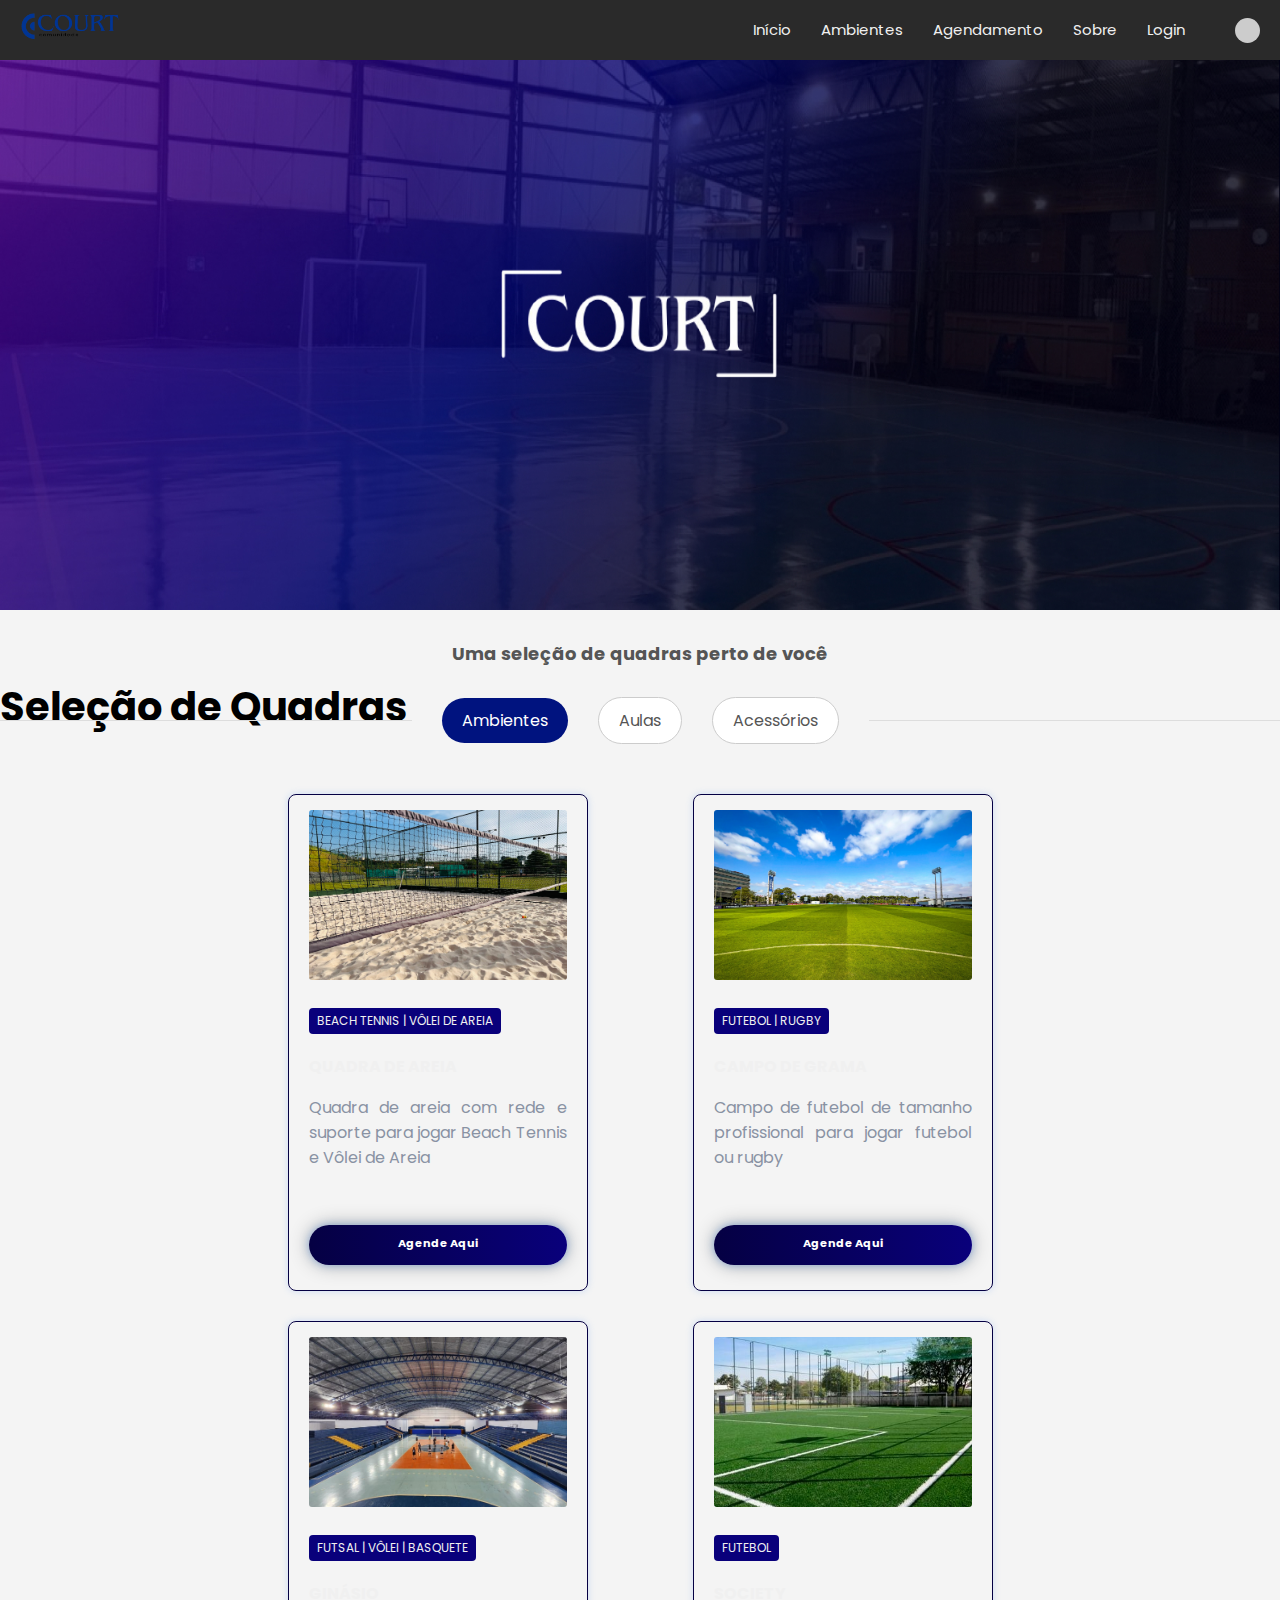
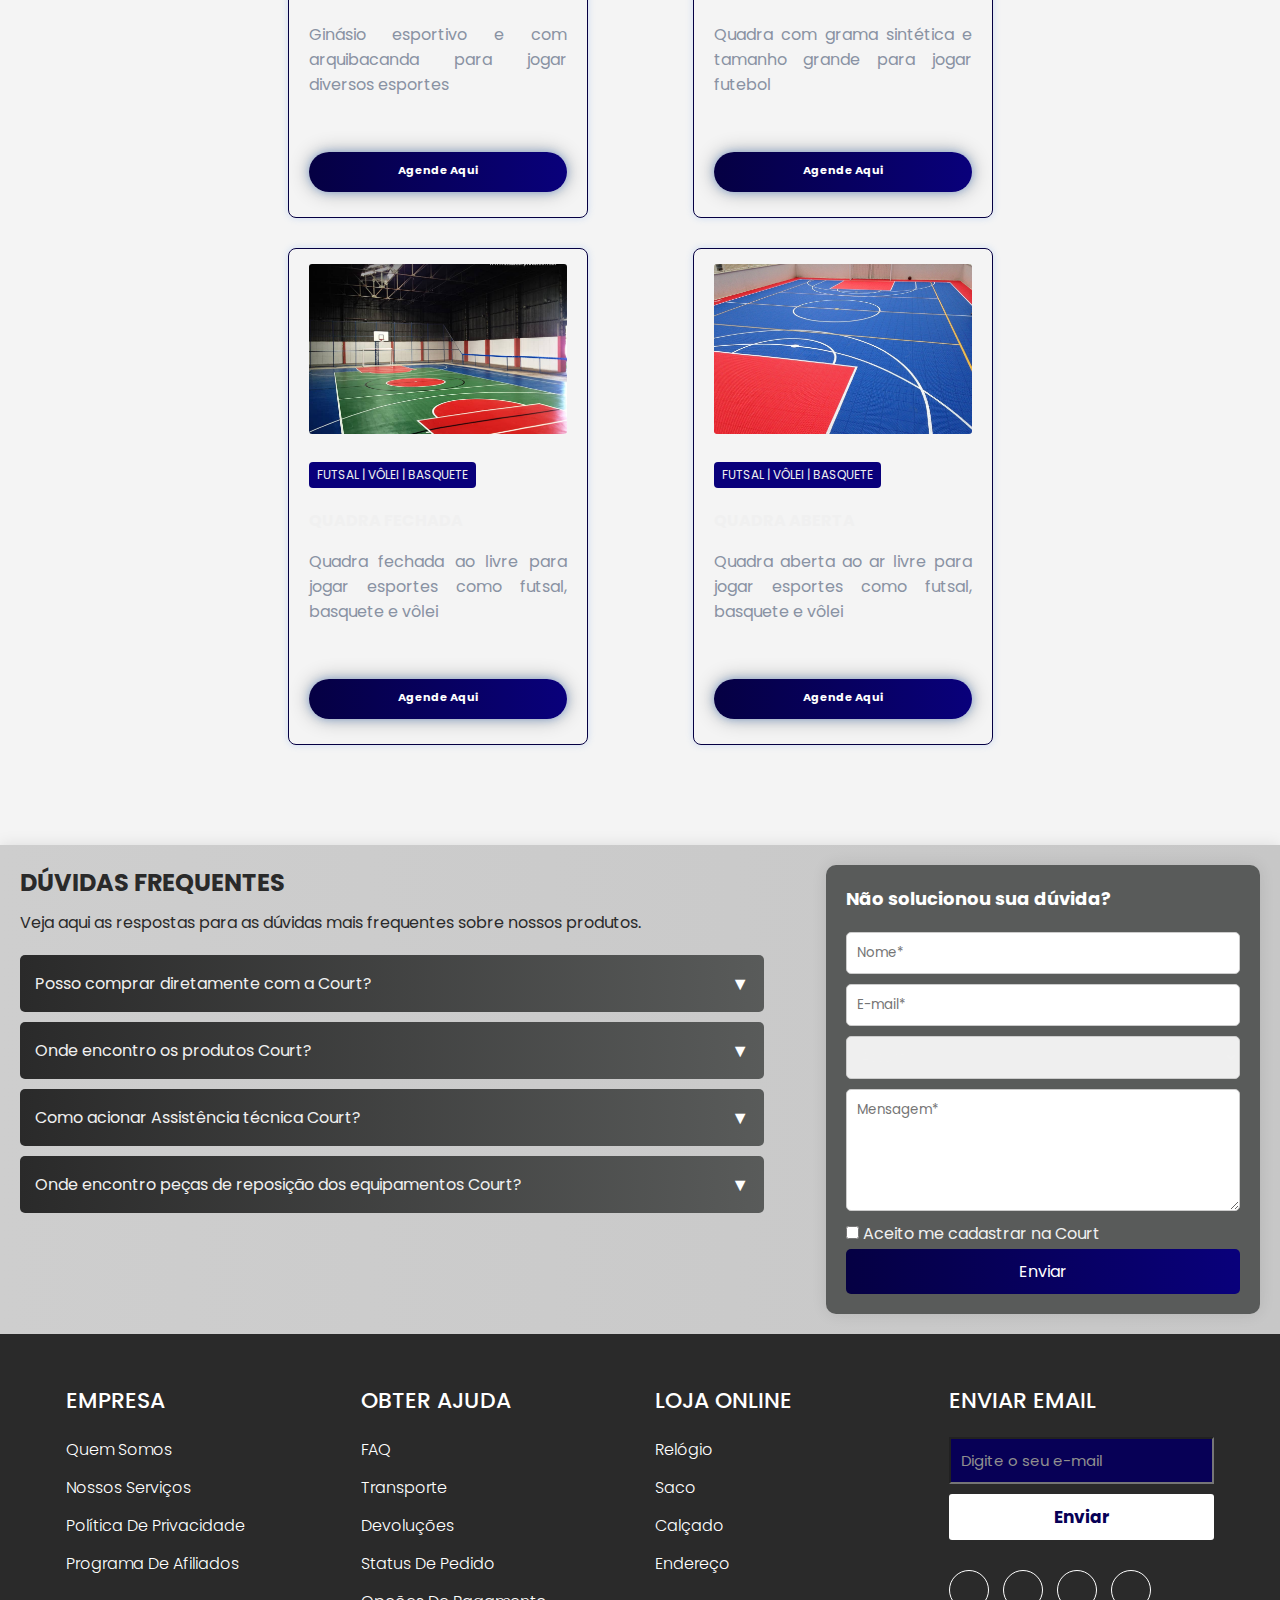
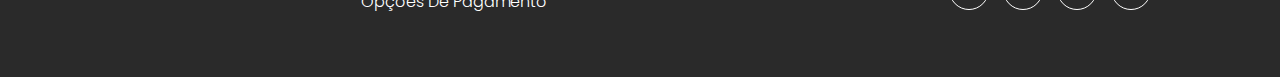
<file: Court/src/main/resources/static/index.html>
<!DOCTYPE html>
<html lang="en">
<head>
    <meta charset="UTF-8">
    <link rel="stylesheet" href="css/nav.css">
    <link rel="stylesheet" href="css/segunda.css">
    <link rel="stylesheet" href="css/projects.css">
    <link rel="stylesheet" href="css/rodape.css">
    <link rel="stylesheet" href="css/duvidas.css">
    <link rel="stylesheet" href="css/flutuante.css">
    <script src="js/opcao.js"></script>
    <meta name="viewport" content="width=device-width, initial-scale=1.0">
     <title>Início</title>
</head>
<body>
    <nav>
        <div class="logo">
            <img src="images/Logo-removebg-preview.png" alt="">
        </div>
        <div class="menu">
            <ul class="menu">
                <li><a href="index.html">Início</a></li>
                <li><a href="#espaços">Ambientes</a></li>
                <li><a href="agendamento.html">Agendamento</a></li>
                <li><a href="sobre.html">Sobre</a></li>
				<li><a href="login.html">Login</a></li>
            </ul>
            <div id="menu-circle" class="circle"></div>
            <!-- Menu flutuante -->
            <div id="floating-menu" class="floating-menu">
                <ul>
                    <li>
                        <a href="#">
                            <div class="menu-item">
                                <span class="icon">
                                    <svg xmlns="http://www.w3.org/2000/svg" width="16" height="16" fill="currentColor"
                                        class="bi bi-globe" viewBox="0 0 16 16">
                                        <path
                                            d="M0 8a8 8 0 1 1 16 0A8 8 0 0 1 0 8m7.5-6.923c-.67.204-1.335.82-1.887 1.855A8 8 0 0 0 5.145 4H7.5zM4.09 4a9.3 9.3 0 0 1 .64-1.539 7 7 0 0 1 .597-.933A7.03 7.03 0 0 0 2.255 4zm-.582 3.5c.03-.877.138-1.718.312-2.5H1.674a7 7 0 0 0-.656 2.5zM4.847 5a12.5 12.5 0 0 0-.338 2.5H7.5V5zM8.5 5v2.5h2.99a12.5 12.5 0 0 0-.337-2.5zM4.51 8.5a12.5 12.5 0 0 0 .337 2.5H7.5V8.5zm3.99 0V11h2.653c.187-.765.306-1.608.338-2.5zM5.145 12q.208.58.468 1.068c.552 1.035 1.218 1.65 1.887 1.855V12zm.182 2.472a7 7 0 0 1-.597-.933A9.3 9.3 0 0 1 4.09 12H2.255a7 7 0 0 0 3.072 2.472M3.82 11a13.7 13.7 0 0 1-.312-2.5h-2.49c.062.89.291 1.733.656 2.5zm6.853 3.472A7 7 0 0 0 13.745 12H11.91a9.3 9.3 0 0 1-.64 1.539 7 7 0 0 1-.597.933M8.5 12v2.923c.67-.204 1.335-.82 1.887-1.855q.26-.487.468-1.068zm3.68-1h2.146c.365-.767.594-1.61.656-2.5h-2.49a13.7 13.7 0 0 1-.312 2.5m2.802-3.5a7 7 0 0 0-.656-2.5H12.18c.174.782.282 1.623.312 2.5zM11.27 2.461c.247.464.462.98.64 1.539h1.835a7 7 0 0 0-3.072-2.472c.218.284.418.598.597.933M10.855 4a8 8 0 0 0-.468-1.068C9.835 1.897 9.17 1.282 8.5 1.077V4z" />
                                    </svg>
                                </span>
                                <span>Idioma</span>
                                <span class="arrow">
                                    <svg xmlns="http://www.w3.org/2000/svg" width="16" height="16" fill="currentColor"
                                        class="bi bi-chevron-right" viewBox="0 0 16 16">
                                        <path fill-rule="evenodd"
                                            d="M4.646 1.646a.5.5 0 0 1 .708 0l6 6a.5.5 0 0 1 0 .708l-6 6a.5.5 0 0 1-.708-.708L10.293 8 4.646 2.354a.5.5 0 0 1 0-.708" />
                                    </svg>
                                </span>
                            </div>
                        </a>
                    </li>
                    <li>
                        <a href="#">
                            <div class="menu-item">
                                <span class="icon">
                                    <svg xmlns="http://www.w3.org/2000/svg" width="16" height="16" fill="currentColor"
                                        class="bi bi-moon" viewBox="0 0 16 16">
                                        <path
                                            d="M6 .278a.77.77 0 0 1 .08.858 7.2 7.2 0 0 0-.878 3.46c0 4.021 3.278 7.277 7.318 7.277q.792-.001 1.533-.16a.79.79 0 0 1 .81.316.73.73 0 0 1-.031.893A8.35 8.35 0 0 1 8.344 16C3.734 16 0 12.286 0 7.71 0 4.266 2.114 1.312 5.124.06A.75.75 0 0 1 6 .278M4.858 1.311A7.27 7.27 0 0 0 1.025 7.71c0 4.02 3.279 7.276 7.319 7.276a7.32 7.32 0 0 0 5.205-2.162q-.506.063-1.029.063c-4.61 0-8.343-3.714-8.343-8.29 0-1.167.242-2.278.681-3.286" />
                                    </svg>
                                </span>
                                <span>Tema Escuro</span>
                                <span class="arrow">
                                    <svg xmlns="http://www.w3.org/2000/svg" width="26" height="26" fill="currentColor"
                                        class="bi bi-toggle-off" viewBox="0 0 16 16">
                                        <path
                                            d="M11 4a4 4 0 0 1 0 8H8a5 5 0 0 0 2-4 5 5 0 0 0-2-4zm-6 8a4 4 0 1 1 0-8 4 4 0 0 1 0 8M0 8a5 5 0 0 0 5 5h6a5 5 0 0 0 0-10H5a5 5 0 0 0-5 5" />
                                    </svg>
                                </span>
                            </div>
                        </a>
                    </li>
                    <li>
                        <a href="historico.html">
                            <div class="menu-item">
                                <span class="icon">
                                    <svg xmlns="http://www.w3.org/2000/svg" width="16" height="16" fill="currentColor"
                                        class="bi bi-clock-history" viewBox="0 0 16 16">
                                        <path
                                            d="M8.515 1.019A7 7 0 0 0 8 1V0a8 8 0 0 1 .589.022zm2.004.45a7 7 0 0 0-.985-.299l.219-.976q.576.129 1.126.342zm1.37.71a7 7 0 0 0-.439-.27l.493-.87a8 8 0 0 1 .979.654l-.615.789a7 7 0 0 0-.418-.302zm1.834 1.79a7 7 0 0 0-.653-.796l.724-.69q.406.429.747.91zm.744 1.352a7 7 0 0 0-.214-.468l.893-.45a8 8 0 0 1 .45 1.088l-.95.313a7 7 0 0 0-.179-.483m.53 2.507a7 7 0 0 0-.1-1.025l.985-.17q.1.58.116 1.17zm-.131 1.538q.05-.254.081-.51l.993.123a8 8 0 0 1-.23 1.155l-.964-.267q.069-.247.12-.501m-.952 2.379q.276-.436.486-.908l.914.405q-.24.54-.555 1.038zm-.964 1.205q.183-.183.35-.378l.758.653a8 8 0 0 1-.401.432z" />
                                        <path d="M8 1a7 7 0 1 0 4.95 11.95l.707.707A8.001 8.001 0 1 1 8 0z" />
                                        <path
                                            d="M7.5 3a.5.5 0 0 1 .5.5v5.21l3.248 1.856a.5.5 0 0 1-.496.868l-3.5-2A.5.5 0 0 1 7 9V3.5a.5.5 0 0 1 .5-.5" />
                                    </svg>
                                </span>
                                <span>Histórico</span>
                                <span class="arrow">
                                    <svg xmlns="http://www.w3.org/2000/svg" width="16" height="16" fill="currentColor"
                                        class="bi bi-chevron-right" viewBox="0 0 16 16">
                                        <path fill-rule="evenodd"
                                            d="M4.646 1.646a.5.5 0 0 1 .708 0l6 6a.5.5 0 0 1 0 .708l-6 6a.5.5 0 0 1-.708-.708L10.293 8 4.646 2.354a.5.5 0 0 1 0-.708" />
                                    </svg>
                                </span>
                            </div>
                        </a>
                    </li>
                    <li>
                        <a href="login.html">
                            <div class="menu-item">
                                <span class="icon">
                                    <svg xmlns="http://www.w3.org/2000/svg" width="16" height="16" fill="currentColor"
                                        class="bi bi-door-open" viewBox="0 0 16 16">
                                        <path d="M8.5 10c-.276 0-.5-.448-.5-1s.224-1 .5-1 .5.448.5 1-.224 1-.5 1" />
                                        <path
                                            d="M10.828.122A.5.5 0 0 1 11 .5V1h.5A1.5 1.5 0 0 1 13 2.5V15h1.5a.5.5 0 0 1 0 1h-13a.5.5 0 0 1 0-1H3V1.5a.5.5 0 0 1 .43-.495l7-1a.5.5 0 0 1 .398.117M11.5 2H11v13h1V2.5a.5.5 0 0 0-.5-.5M4 1.934V15h6V1.077z" />
                                    </svg>
                                </span>
                                <span>Entrar</span>
                                <span class="arrow">
                                    <svg xmlns="http://www.w3.org/2000/svg" width="16" height="16" fill="currentColor"
                                        class="bi bi-chevron-right" viewBox="0 0 16 16">
                                        <path fill-rule="evenodd"
                                            d="M4.646 1.646a.5.5 0 0 1 .708 0l6 6a.5.5 0 0 1 0 .708l-6 6a.5.5 0 0 1-.708-.708L10.293 8 4.646 2.354a.5.5 0 0 1 0-.708" />
                                    </svg>
                                </span>
                            </div>
                        </a>
                    </li>
                </ul>
            </div>
    </nav>
    <section class="primeira">
        <img src="images/banner.jpg"segunda">
        <div class="quadras">
            <h1>Seleção de Quadras</h1>
        </div>
    </section>
    <div id="espaços" class="selection-container">
        <h2>Uma seleção de quadras perto de você</h2>
        <div class="selection-menu">
            <button class="option active">Ambientes</button>
            <button id="btn-ambientes" class="option" onclick="showCards('aulas')">Aulas</button>
            <button class="option">Acessórios</button>
        </div>
    </div>
<section class="projects">
    <h2 class="title-proj-mob">Projects</h2>
    <div class="card">
    <img src="images/beach.jpg" alt="Imagem do Card" class="card-image">
    <div class="card-body">
        <span class="badge">BEACH TENNIS | VÔLEI DE AREIA</span>
        <h5 class="card-title">QUADRA DE AREIA</h5>
        <p class="description">Quadra de areia com rede e suporte para jogar Beach Tennis e Vôlei de Areia</p>
        <br>
        <div class="btn-group">
            <div class="btn-card"><a href="quadra.html">Agende Aqui</a></div>
        </div>
    </div>
</div>
<div class="card">
    <img src="images/campo.jpg" alt="Imagem do Card" class="card-image">
    <div class="card-body">
        <span class="badge">FUTEBOL | RUGBY</span>
        <h5 class="card-title">Campo de grama</h5>
        <p class="description">Campo de futebol de tamanho profissional para jogar futebol ou rugby</p>
        <br>
        <div class="btn-group">
            <div class="btn-card"><a href="quadra2.html">Agende Aqui</a></div>
        </div>
    </div>
</div>
<div class="card">
    <img src="images/ginasio.jpg" alt="Imagem do Card" class="card-image">
    <div class="card-body">
        <span class="badge">FUTSAL | VÔLEI | BASQUETE</span>
        <h5 class="card-title">Ginásio</h5>
        <p class="description">Ginásio esportivo e com arquibacanda para jogar diversos esportes</p>
        <br>
        <div class="btn-group">
            <div class="btn-card"><a href="quadra3.html">Agende Aqui</a></div>
        </div>
    </div>
</div>
<div class="card">
    <img src="images/society.jpg" alt="Imagem do Card" class="card-image">
    <div class="card-body">
        <span class="badge">FUTEBOL</span>
        <h5 class="card-title">Society</h5>
        <p class="description">Quadra com grama sintética e tamanho grande para jogar futebol</p>
        <br>
        <div class="btn-group">
            <div class="btn-card"><a href="quadra4.html">Agende Aqui</a></div>
        </div>
    </div>
</div>
<div class="card">
    <img src="images/quadrafechada.jpg" alt="Imagem do Card" class="card-image">
    <div class="card-body">
        <span class="badge">FUTSAL | VÔLEI | BASQUETE</span>
        <h5 class="card-title">Quadra fechada</h5>
        <p class="description">Quadra fechada ao livre para jogar esportes como futsal, basquete e vôlei</p>
        <br>
        <div class="btn-group">
            <div class="btn-card"><a href="quadra5.html">Agende Aqui</a></div>
        </div>
    </div>
</div>
<div class="card">
    <img src="images/quadraaberta.jpg" alt="Imagem do Card" class="card-image">
    <div class="card-body">
        <span class="badge">FUTSAL | VÔLEI | BASQUETE</span>
        <h5 class="card-title">Quadra aberta</h5>
        <p class="description">Quadra aberta ao ar livre para jogar esportes como futsal, basquete e vôlei</p>
        <br>
        <div class="btn-group">
            <div class="btn-card"><a href="quadra6.html">Agende Aqui</a></div>
        </div>
    </div>
</div>
</section>
<section class="container"></section>
    <div class="faq-section">
        <div class="faq-list">
            <h2>DÚVIDAS FREQUENTES</h2>
            <p>Veja aqui as respostas para as dúvidas mais frequentes sobre nossos produtos.</p>

            <div class="faq-item">
                <span>Posso comprar diretamente com a Court?</span>
                <i class="arrow">&#x25BC;</i>
            </div>
            <div class="faq-item">
                <span>Onde encontro os produtos Court?</span>
                <i class="arrow">&#x25BC;</i>
            </div>
            <div class="faq-item">
                <span>Como acionar Assistência técnica Court?</span>
                <i class="arrow">&#x25BC;</i>
            </div>
            <div class="faq-item">
                <span>Onde encontro peças de reposição dos equipamentos Court?</span>
                <i class="arrow">&#x25BC;</i>
            </div>
        </div>

       <style>
        /* Estilo básico para o modal */
        .modal {
            display: none; /* Esconde o modal por padrão */
            position: fixed;
            z-index: 1;
            left: 0;
            top: 0;
            width: 100%;
            height: 100%;
            overflow: auto;
            background-color: rgba(0, 0, 0, 0.5);
        }

        .modal-content {
            background-color: #fff;
            margin: 15% auto;
            padding: 20px;
            border: 1px solid #888;
            width: 50%;
            border-radius: 10px;
            text-align: center;
        }

        .close {
            color: #aaa;
            float: right;
            font-size: 28px;
            font-weight: bold;
            cursor: pointer;
        }

        .close:hover, .close:focus {
            color: black;
        }

        #closeModalBtn {
            background-color: #4CAF50;
            color: white;
            padding: 10px 20px;
            border: none;
            border-radius: 5px;
            cursor: pointer;
        }

        #closeModalBtn:hover {
            background-color: #45a049;
        }
    </style>
</head>
<body>

    <div class="form-section">
        <h3>Não solucionou sua dúvida?</h3>
        <form id="emailForm">
            <input type="text" name="name" placeholder="Nome*" required>
            <input type="email" name="email" placeholder="E-mail*" required>
            <select name="assunto" required>
                <option value="" disabled selected>Assunto</option>
                <option value="duvida">Dúvida</option>
                <option value="suporte">Suporte Técnico</option>
            </select>
            <textarea name="mensagem" rows="5" placeholder="Mensagem*" required></textarea>
            <label>
                <input type="checkbox" name="newsletter">
                Aceito me cadastrar na Court
            </label>
            <button class="btn" type="submit">Enviar</button>
        </form>
    </div>

    <!-- Modal de sucesso -->
    <div id="successModal" class="modal">
        <div class="modal-content">
            <span class="close">&times;</span>
            <h2>Mensagem enviada com sucesso!</h2>
            <p>Obrigado por entrar em contato conosco. Responderemos o mais breve possível.</p>
            <button id="closeModalBtn">Fechar</button>
        </div>
    </div>

    <script>
        document.getElementById('emailForm').addEventListener('submit', function(event) {
            event.preventDefault(); // Previne o comportamento padrão do formulário
            
            // Mostra o modal
            var modal = document.getElementById('successModal');
            modal.style.display = 'block';
        });

        // Fecha o modal quando o usuário clica no botão de fechar (X)
        document.querySelector('.close').addEventListener('click', function() {
            var modal = document.getElementById('successModal');
            modal.style.display = 'none';
        });

        // Fecha o modal quando o usuário clica no botão "Fechar"
        document.getElementById('closeModalBtn').addEventListener('click', function() {
            var modal = document.getElementById('successModal');
            modal.style.display = 'none';
        });

        // Fecha o modal se o usuário clicar fora da área do modal
        window.addEventListener('click', function(event) {
            var modal = document.getElementById('successModal');
            if (event.target === modal) {
                modal.style.display = 'none';
            }
        });
    </script>
    </div>
</section>
<footer>
    <div class="container-footer">
        <div class="row-footer">
            <!-- footer col-->
            <div class="footer-col">
                <h4>Empresa</h4>
                <ul>
                    <li><a href="sobre.html"> Quem somos </a></li>
                    <li><a href=""> nossos serviços </a></li>
                    <li><a href=""> política de privacidade </a></li>
                    <li><a href=""> programa de afiliados</a></li>
                </ul>
            </div>
            <!--end footer col-->
            <!-- footer col-->
            <div class="footer-col">
                <h4>Obter ajuda</h4>
                <ul>
                    <li><a href="#">FAQ</a></li>
                    <li><a href="#">Transporte</a></li>
                    <li><a href="#">devoluções</a></li>
                    <li><a href="#">Status De Pedido</a></li>
                    <li><a href="#">Opções De Pagamento</a></li>
                </ul>
            </div>
            <!--end footer col-->
            <!-- footer col-->
            <div class="footer-col">
                <h4>Loja online</h4>
                <ul>
                    <li><a href="#">Relógio</a></li>
                    <li><a href="#">Saco</a></li>
                    <li><a href="#">Calçado</a></li>
                    <li><a href="#">Endereço</a></li>
                </ul>
            </div>
            <!--end footer col-->
            <!-- footer col-->
            <div class="footer-col">
                <h4>Enviar Email</h4>
                <!DOCTYPE html>
                <html>
                <head>
                    <title>Enviar E-mail</title>
                </head>
                <body>
<div class="form-sub">
    <form id="emailForm">
        <input type="email" id="email" name="email" placeholder="Digite o seu e-mail" required>
        <button type="submit">Enviar</button>
    </form>
</div>

<!-- Modal de Sucesso -->
<div id="successModal" class="modal">
    <div class="modal-content">
        <span class="close">&times;</span>
        <h2>Sucesso!</h2>
        <p>O e-mail foi enviado com sucesso.</p>
        <button id="closeModalBtn">Fechar</button>
    </div>
</div>
<style>
    /* Estilos do Modal */
    .modal {
        display: none; /* Oculta o modal por padrão */
        position: fixed;
        z-index: 1;
        left: 0;
        top: 0;
        width: 100%;
        height: 100%;
        overflow: auto;
        background-color: rgba(0,0,0,0.4); /* Cor de fundo com opacidade */
    }
    
    /* Conteúdo do Modal */
    .modal-content {
        background-color: white;
        margin: 15% auto;
        padding: 20px;
        border: 1px solid rgb(0, 128, 0);
        width: 80%;
        max-width: 500px;
        text-align: center;
        border-radius: 8px;
    }

    .modal-content p{
        color: black;
        margin: 15px;
    }
    
    /* Botão de Fechar */
    .close {
        color: rgb(0, 128, 0);
        float: right;
        font-size: 28px;
        font-weight: bold;
    }
    
    .close:hover,
    .close:focus {
        color: black;
        text-decoration: none;
        cursor: pointer;
    }
    
    /* Botão Fechar do Modal */
    #closeModalBtn {
        background-color: rgb(0, 128, 0); /* Cor de fundo do botão */
        border: none;
        color: rgb(0, 1, 64);
        padding: 10px 20px;
        text-align: center;
        text-decoration: none;
        display: inline-block;
        font-size: 16px;
        margin-top: 10px;
        cursor: pointer;
        border-radius: 5px;
    }
    
    #closeModalBtn:hover {
        background-color: rgb(0, 128, 0); /* Cor de fundo ao passar o mouse */
    }
    </style>
    
    <script>
        document.getElementById('emailForm').addEventListener('submit', function(event) {
            event.preventDefault(); // Previne o comportamento padrão do formulário
        
            // Mostra o modal
            var modal = document.getElementById('successModal');
            modal.style.display = 'block';
        });
        
        // Fecha o modal quando o usuário clica no botão de fechar (X)
        document.querySelector('.close').addEventListener('click', function() {
            var modal = document.getElementById('successModal');
            modal.style.display = 'none';
        });
        
        // Fecha o modal quando o usuário clica no botão "Fechar"
        document.getElementById('closeModalBtn').addEventListener('click', function() {
            var modal = document.getElementById('successModal');
            modal.style.display = 'none';
        });
        
        // Fecha o modal se o usuário clicar fora da área do modal
        window.addEventListener('click', function(event) {
            var modal = document.getElementById('successModal');
            if (event.target === modal) {
                modal.style.display = 'none';
            }
        });
        </script>
        
                        
                    
                </body>
                </html>
                


                <div class="medias-socias">
                    <a href="#"> <i class="fa fa-facebook"></i> </a>
                    <a href="#"> <i class="fa fa-instagram"></i> </a>
                    <a href="#"> <i class="fa fa-twitter"></i> </a>
                    <a href="#"> <i class="fa fa-linkedin"></i> </a>
                </div>
                
            </div>
            <!--end footer col-->
        </div>
    </div>
</footer>
</body>
</html>
</file>
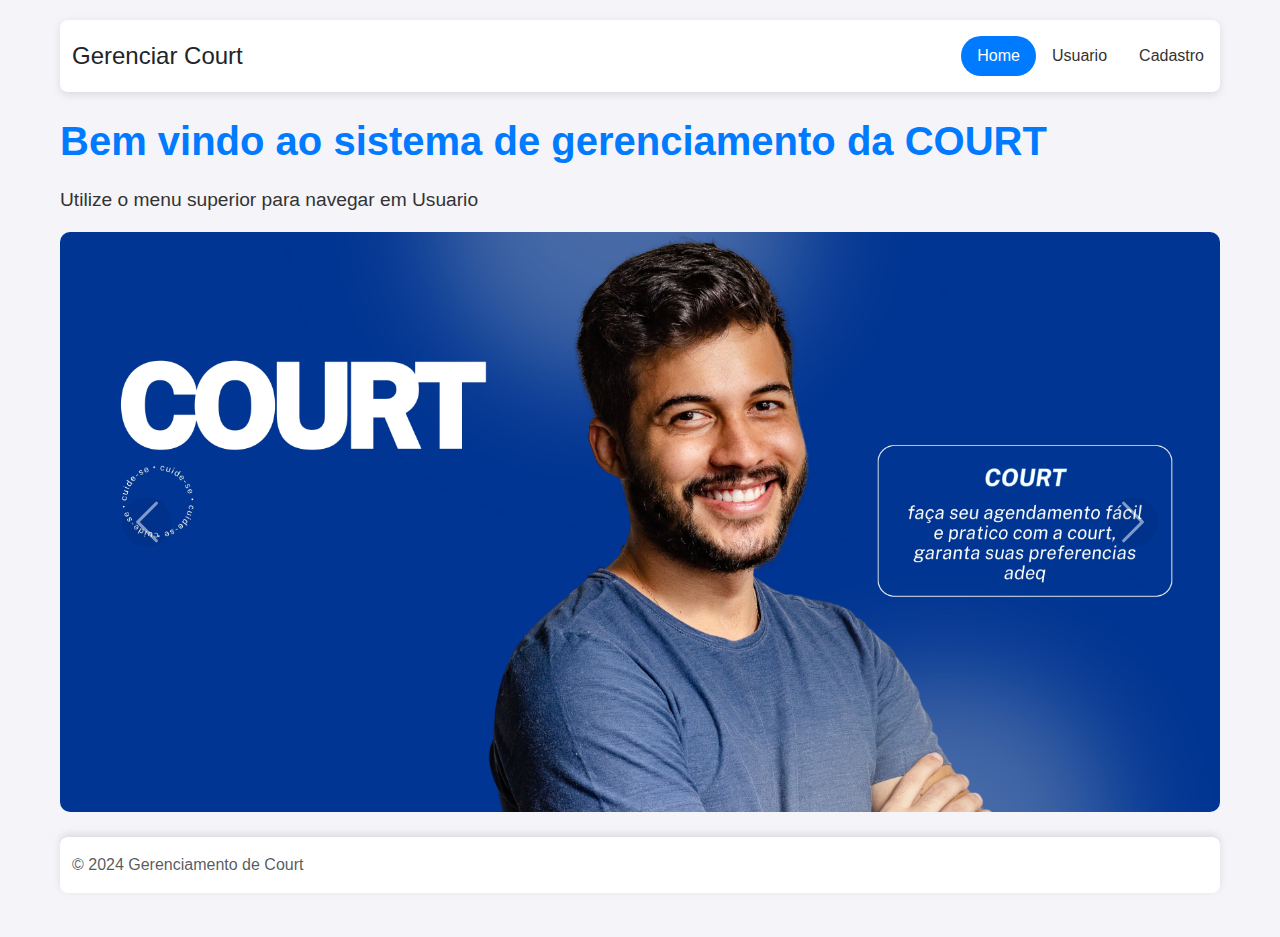
<file: Court/src/main/resources/static/principal.html>
<!DOCTYPE html>
<html lang="pt-br">

<head>
    <meta charset="UTF-8">
    <meta name="viewport" content="width=device-width, initial-scale=1.0">
    <title>Court</title>
    <link href="https://cdn.jsdelivr.net/npm/bootstrap@5.3.3/dist/css/bootstrap.min.css" rel="stylesheet"
        integrity="sha384-QWTKZyjpPEjISv5WaRU9OFeRpok6YctnYmDr5pNlyT2bRjXh0JMhjY6hW+ALEwIH" crossorigin="anonymous">
    <script src="https://cdn.jsdelivr.net/npm/bootstrap@5.3.3/dist/js/bootstrap.bundle.min.js"
        integrity="sha384-YvpcrYf0tY3lHB60NNkmXc5s9fDVZLESaAA55NDzOxhy9GkcIdslK1eN7N6jIeHz"
        crossorigin="anonymous"></script>
</head>
<style>
	/* Estilo geral */
	body {
	    font-family: 'Poppins', sans-serif;
	    background-color: #f4f4f9;
	    margin: 0;
	    padding: 0;
	    color: #333;
	}

	.container {
	    max-width: 1200px;
	    margin: auto;
	    padding: 20px;
	}

	/* Header */
	header {
	    background-color: #fff;
	    box-shadow: 0 2px 8px rgba(0, 0, 0, 0.1);
	    border-radius: 8px;
		width: 100%;
	}

	header a {
	    color: #333;
	}
	header span {
		    margin-left: 12px;
		}

	header a:hover {
	    color: #007bff;
	}

	.nav-pills .nav-link {
	    color: #333;
	    border-radius: 30px;
	    transition: background-color 0.3s ease, color 0.3s ease;
	}

	.nav-pills .nav-link.active {
	    background-color: #007bff;
	    color: white;
	}

	.nav-pills .nav-link:hover {
	    background-color: #f0f0f0;
	}

	/* Conteúdo */
	.content h1 {
	    font-size: 2.5rem;
	    font-weight: bold;
	    color: #007bff;
	    margin-bottom: 20px;
	}

	.content p {
	    font-size: 1.2rem;
	    line-height: 1.6;
	}

	/* Carousel */
	.carousel-inner img {
	    border-radius: 10px;
	    transition: transform 0.5s ease;
	}

	.carousel-inner img:hover {
	    transform: scale(1.05);
	}

	.minimal-control {
	    background-color: rgba(0, 0, 0, 0.1);
	    border: none;
	    width: 50px;
	    height: 50px;
	    border-radius: 50%;
	}

	/* Footer */
	footer {
	    background-color: #fff;
	    box-shadow: 0 -2px 8px rgba(0, 0, 0, 0.1);
	    border-radius: 8px;
	    color: #333;
	}

	footer p {
	    margin-left: 12px;
	}

	footer p:hover {
	    color: #007bff;
	}

</style>

</style>
<script>
	// Efeito de navegação suave para a rolagem da página
	document.querySelectorAll('a').forEach(anchor => {
	    anchor.addEventListener('click', function (e) {
	        if (this.getAttribute('href').startsWith('#')) {
	            e.preventDefault();
	            document.querySelector(this.getAttribute('href')).scrollIntoView({
	                behavior: 'smooth'
	            });
	        }
	    });
	});

	// Animação ao passar o mouse sobre o menu
	const navLinks = document.querySelectorAll('.nav-link');
	navLinks.forEach(link => {
	    link.addEventListener('mouseenter', () => {
	        link.style.transform = 'scale(1.1)';
	        link.style.transition = 'transform 0.2s ease';
	    });
	    link.addEventListener('mouseleave', () => {
	        link.style.transform = 'scale(1)';
	    });
	});
</script>

<body>
    <div class="container">
        <header class="d-flex flex-wrap justify-content-center py-3 mb-4 border-bottom">
            <a href="/" class="d-flex align-items-center mb-3 mb-md-0 me-md-auto text-dark text-decoration-none">
                <span class="fs-4">Gerenciar Court</span>
            </a>
            <ul class="nav nav-pills">
                <li class="nav-item"><a href="principal.html" class="nav-link active">Home</a></li>
                <li class="nav-item"><a href="usuario.html" class="nav-link">Usuario</a></li>
				<li class="nav-item"><a href="cadastro.html" class="nav-link">Cadastro</a></li>
            </ul>
        </header>
        <div class="content">
            <h1>Bem vindo ao sistema de gerenciamento da COURT</h1>
            <p>Utilize o menu superior para navegar em Usuario</p>

            
			<div id="CourtCarousel" class="carousel slide" data-bs-ride="carousel">
			    <div class="carousel-inner">
			        <div class="carousel-item active">
			            <img src="images/quarto.jpg" class="d-block w-100 img-fluid" alt="Court image 1">
			        </div>
			        <div class="carousel-item">
			            <img src="images/quarto.jpg" class="d-block w-100 img-fluid" alt="Court image 2">
			        </div>
			    </div>
			    <button class="carousel-control-prev" type="button" data-bs-target="#CourtCarousel" data-bs-slide="prev">
			        <span class="carousel-control-prev-icon minimal-control" aria-hidden="true"></span>
			        <span class="visually-hidden">Anterior</span>
			    </button>
			    <button class="carousel-control-next" type="button" data-bs-target="#CourtCarousel" data-bs-slide="next">
			        <span class="carousel-control-next-icon minimal-control" aria-hidden="true"></span>
			        <span class="visually-hidden">Próximo</span>
			    </button>
			</div>


           
        </div>

        <footer class="d-flex flex-wrap justify-content-between align-items-center py-3 my-4 border-top">
            <p class="col-md-4 mb-0 text-muted">&copy; 2024 Gerenciamento de Court</p>
        </footer>
    </div>
</body>
</html>
</file>
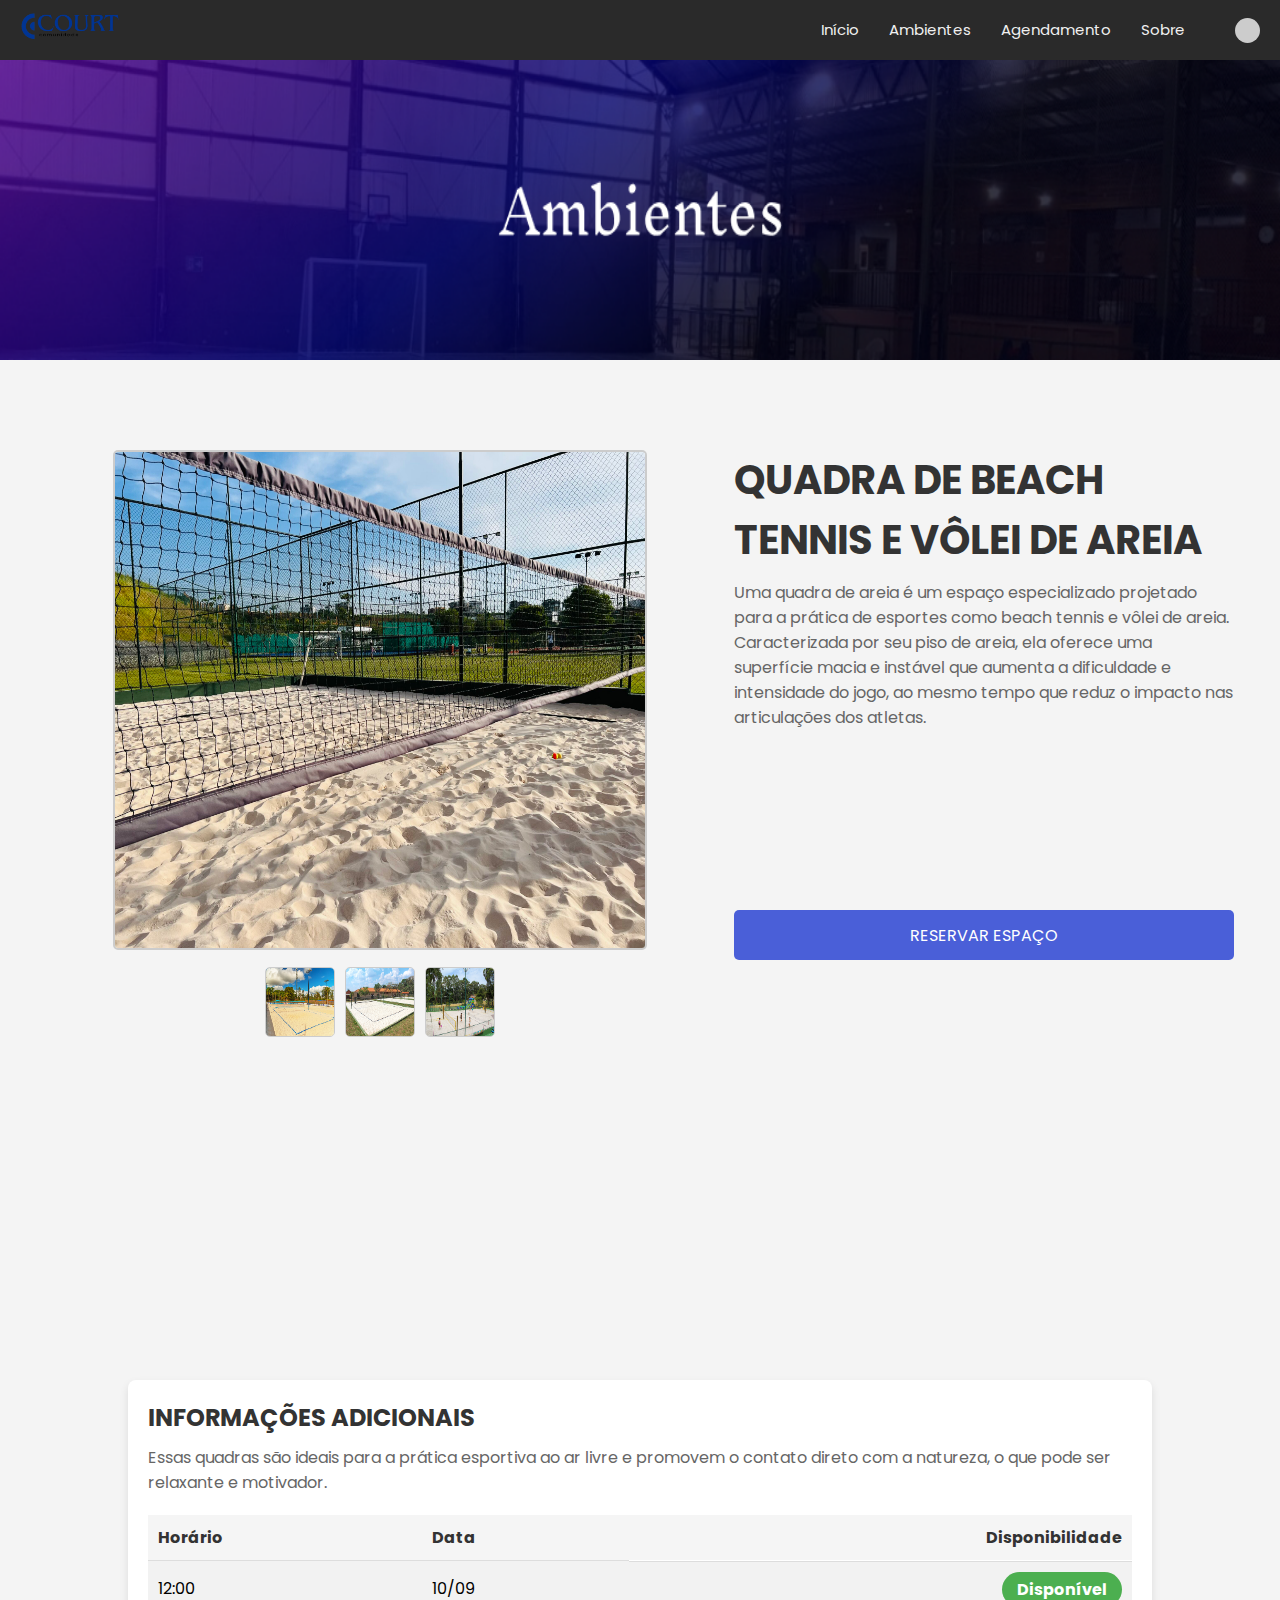
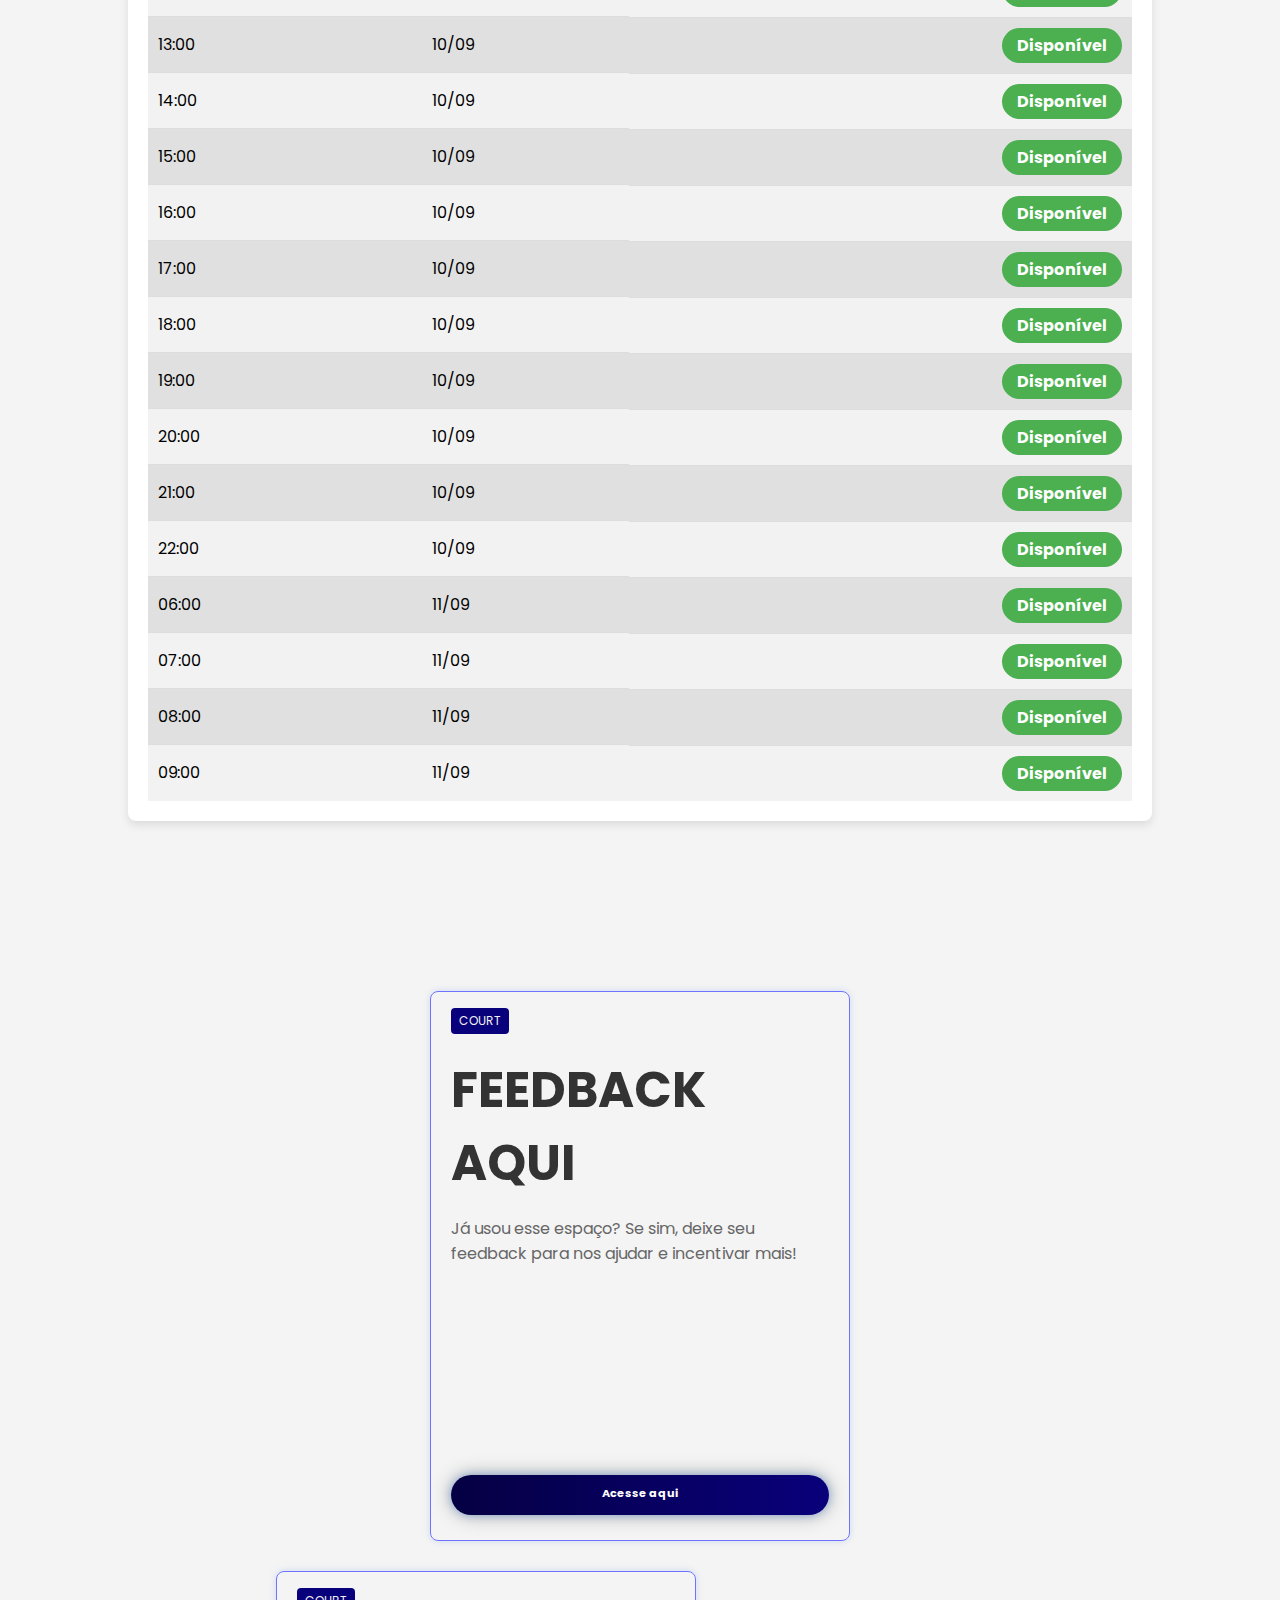
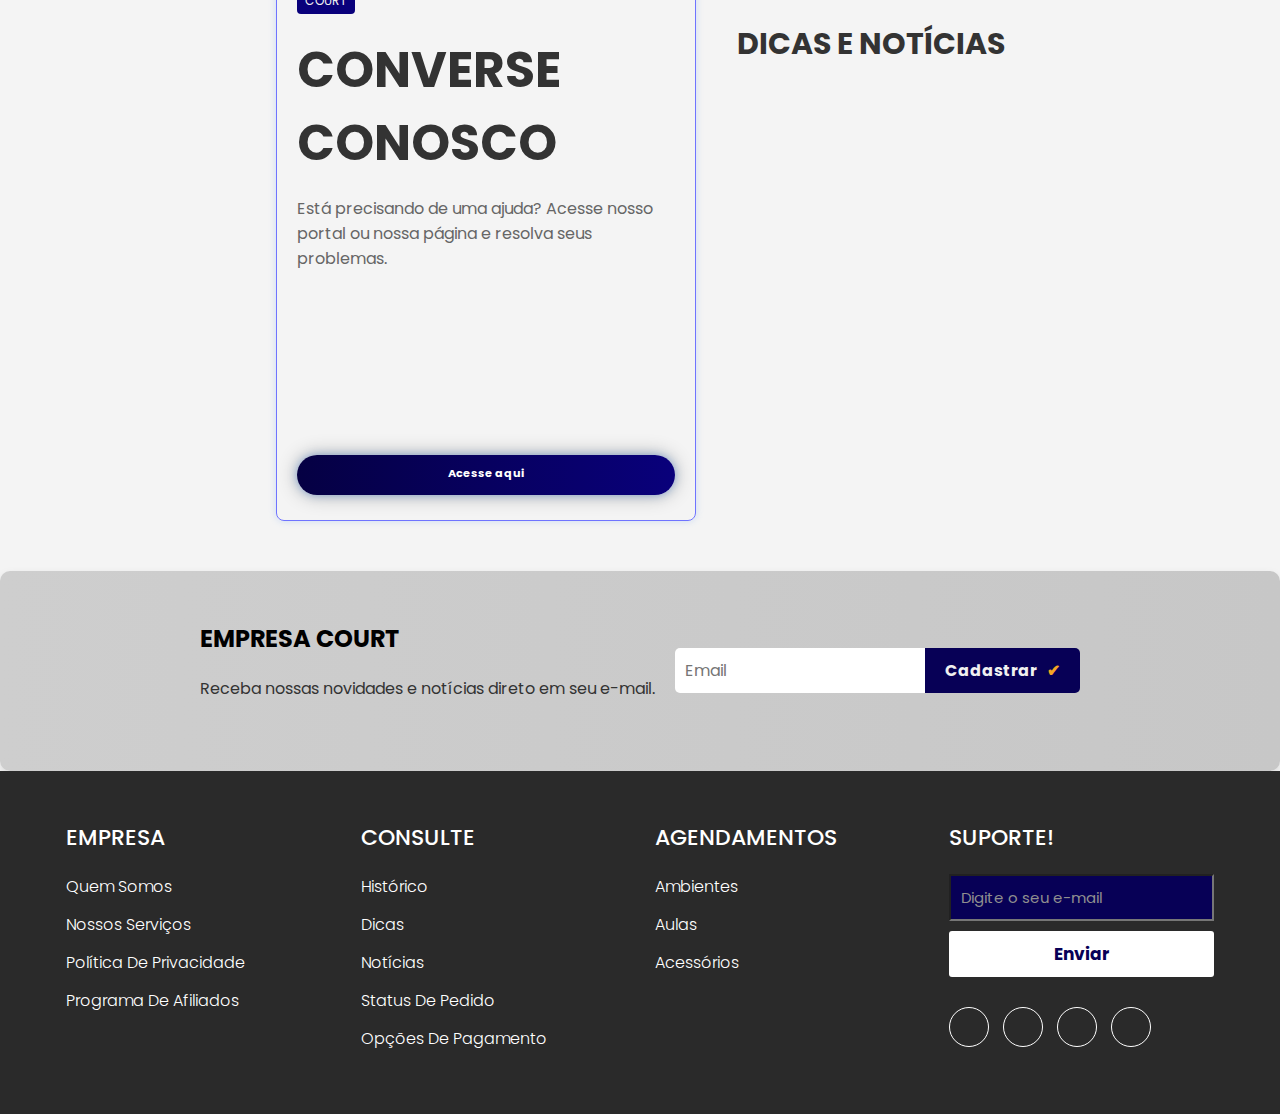
<file: Court/src/main/resources/static/quadra.html>
<!DOCTYPE html>
<html lang="en">
<head>
    <meta charset="UTF-8">
    <meta name="viewport" content="width=device-width, initial-scale=1.0">
    <link rel="stylesheet" href="css/nav.css">
    <link rel="stylesheet" href="css/quadra.css">
    <link rel="stylesheet" href="css/infoadd.css">
    <link rel="stylesheet" href="css/feedback.css">
    <link rel="stylesheet" href="css/projects.css">
    <link rel="stylesheet" href="css/noticias.css">
    <link rel="stylesheet" href="css/rodape.css">
    <link rel="stylesheet" href="css/flutuante.css">
    <title>Document</title>
</head>
<body>
    <nav>
        <div class="logo">
            <img src="images/Logo-removebg-preview.png" alt="">
        </div>
        <div class="menu">
            <ul class="menu">
                <li><a href="index.html">Início</a></li>
                <li><a href="#espaços">Ambientes</a></li>
                <li><a href="agendamento.html">Agendamento</a></li>
                <li><a href="sobre.html">Sobre</a></li>
            </ul>
            <div id="menu-circle" class="circle"></div>
            <!-- Menu flutuante -->
            <div id="floating-menu" class="floating-menu">
                <ul>
                    <li>
                        <a href="#">
                            <div class="menu-item">
                                <span class="icon">
                                    <svg xmlns="http://www.w3.org/2000/svg" width="16" height="16" fill="currentColor"
                                        class="bi bi-globe" viewBox="0 0 16 16">
                                        <path
                                            d="M0 8a8 8 0 1 1 16 0A8 8 0 0 1 0 8m7.5-6.923c-.67.204-1.335.82-1.887 1.855A8 8 0 0 0 5.145 4H7.5zM4.09 4a9.3 9.3 0 0 1 .64-1.539 7 7 0 0 1 .597-.933A7.03 7.03 0 0 0 2.255 4zm-.582 3.5c.03-.877.138-1.718.312-2.5H1.674a7 7 0 0 0-.656 2.5zM4.847 5a12.5 12.5 0 0 0-.338 2.5H7.5V5zM8.5 5v2.5h2.99a12.5 12.5 0 0 0-.337-2.5zM4.51 8.5a12.5 12.5 0 0 0 .337 2.5H7.5V8.5zm3.99 0V11h2.653c.187-.765.306-1.608.338-2.5zM5.145 12q.208.58.468 1.068c.552 1.035 1.218 1.65 1.887 1.855V12zm.182 2.472a7 7 0 0 1-.597-.933A9.3 9.3 0 0 1 4.09 12H2.255a7 7 0 0 0 3.072 2.472M3.82 11a13.7 13.7 0 0 1-.312-2.5h-2.49c.062.89.291 1.733.656 2.5zm6.853 3.472A7 7 0 0 0 13.745 12H11.91a9.3 9.3 0 0 1-.64 1.539 7 7 0 0 1-.597.933M8.5 12v2.923c.67-.204 1.335-.82 1.887-1.855q.26-.487.468-1.068zm3.68-1h2.146c.365-.767.594-1.61.656-2.5h-2.49a13.7 13.7 0 0 1-.312 2.5m2.802-3.5a7 7 0 0 0-.656-2.5H12.18c.174.782.282 1.623.312 2.5zM11.27 2.461c.247.464.462.98.64 1.539h1.835a7 7 0 0 0-3.072-2.472c.218.284.418.598.597.933M10.855 4a8 8 0 0 0-.468-1.068C9.835 1.897 9.17 1.282 8.5 1.077V4z" />
                                    </svg>
                                </span>
                                <span>Idioma</span>
                                <span class="arrow">
                                    <svg xmlns="http://www.w3.org/2000/svg" width="16" height="16" fill="currentColor"
                                        class="bi bi-chevron-right" viewBox="0 0 16 16">
                                        <path fill-rule="evenodd"
                                            d="M4.646 1.646a.5.5 0 0 1 .708 0l6 6a.5.5 0 0 1 0 .708l-6 6a.5.5 0 0 1-.708-.708L10.293 8 4.646 2.354a.5.5 0 0 1 0-.708" />
                                    </svg>
                                </span>
                            </div>
                        </a>
                    </li>
                    <li>
                        <a href="#">
                            <div class="menu-item">
                                <span class="icon">
                                    <svg xmlns="http://www.w3.org/2000/svg" width="16" height="16" fill="currentColor"
                                        class="bi bi-moon" viewBox="0 0 16 16">
                                        <path
                                            d="M6 .278a.77.77 0 0 1 .08.858 7.2 7.2 0 0 0-.878 3.46c0 4.021 3.278 7.277 7.318 7.277q.792-.001 1.533-.16a.79.79 0 0 1 .81.316.73.73 0 0 1-.031.893A8.35 8.35 0 0 1 8.344 16C3.734 16 0 12.286 0 7.71 0 4.266 2.114 1.312 5.124.06A.75.75 0 0 1 6 .278M4.858 1.311A7.27 7.27 0 0 0 1.025 7.71c0 4.02 3.279 7.276 7.319 7.276a7.32 7.32 0 0 0 5.205-2.162q-.506.063-1.029.063c-4.61 0-8.343-3.714-8.343-8.29 0-1.167.242-2.278.681-3.286" />
                                    </svg>
                                </span>
                                <span>Tema Escuro</span>
                                <span class="arrow">
                                    <svg xmlns="http://www.w3.org/2000/svg" width="26" height="26" fill="currentColor"
                                        class="bi bi-toggle-off" viewBox="0 0 16 16">
                                        <path
                                            d="M11 4a4 4 0 0 1 0 8H8a5 5 0 0 0 2-4 5 5 0 0 0-2-4zm-6 8a4 4 0 1 1 0-8 4 4 0 0 1 0 8M0 8a5 5 0 0 0 5 5h6a5 5 0 0 0 0-10H5a5 5 0 0 0-5 5" />
                                    </svg>
                                </span>
                            </div>
                        </a>
                    </li>
                    <li>
                        <a href="historico.html">
                            <div class="menu-item">
                                <span class="icon">
                                    <svg xmlns="http://www.w3.org/2000/svg" width="16" height="16" fill="currentColor"
                                        class="bi bi-clock-history" viewBox="0 0 16 16">
                                        <path
                                            d="M8.515 1.019A7 7 0 0 0 8 1V0a8 8 0 0 1 .589.022zm2.004.45a7 7 0 0 0-.985-.299l.219-.976q.576.129 1.126.342zm1.37.71a7 7 0 0 0-.439-.27l.493-.87a8 8 0 0 1 .979.654l-.615.789a7 7 0 0 0-.418-.302zm1.834 1.79a7 7 0 0 0-.653-.796l.724-.69q.406.429.747.91zm.744 1.352a7 7 0 0 0-.214-.468l.893-.45a8 8 0 0 1 .45 1.088l-.95.313a7 7 0 0 0-.179-.483m.53 2.507a7 7 0 0 0-.1-1.025l.985-.17q.1.58.116 1.17zm-.131 1.538q.05-.254.081-.51l.993.123a8 8 0 0 1-.23 1.155l-.964-.267q.069-.247.12-.501m-.952 2.379q.276-.436.486-.908l.914.405q-.24.54-.555 1.038zm-.964 1.205q.183-.183.35-.378l.758.653a8 8 0 0 1-.401.432z" />
                                        <path d="M8 1a7 7 0 1 0 4.95 11.95l.707.707A8.001 8.001 0 1 1 8 0z" />
                                        <path
                                            d="M7.5 3a.5.5 0 0 1 .5.5v5.21l3.248 1.856a.5.5 0 0 1-.496.868l-3.5-2A.5.5 0 0 1 7 9V3.5a.5.5 0 0 1 .5-.5" />
                                    </svg>
                                </span>
                                <span>Histórico</span>
                                <span class="arrow">
                                    <svg xmlns="http://www.w3.org/2000/svg" width="16" height="16" fill="currentColor"
                                        class="bi bi-chevron-right" viewBox="0 0 16 16">
                                        <path fill-rule="evenodd"
                                            d="M4.646 1.646a.5.5 0 0 1 .708 0l6 6a.5.5 0 0 1 0 .708l-6 6a.5.5 0 0 1-.708-.708L10.293 8 4.646 2.354a.5.5 0 0 1 0-.708" />
                                    </svg>
                                </span>
                            </div>
                        </a>
                    </li>
                    <li>
                        <a href="login.html">
                            <div class="menu-item">
                                <span class="icon">
                                    <svg xmlns="http://www.w3.org/2000/svg" width="16" height="16" fill="currentColor"
                                        class="bi bi-door-open" viewBox="0 0 16 16">
                                        <path d="M8.5 10c-.276 0-.5-.448-.5-1s.224-1 .5-1 .5.448.5 1-.224 1-.5 1" />
                                        <path
                                            d="M10.828.122A.5.5 0 0 1 11 .5V1h.5A1.5 1.5 0 0 1 13 2.5V15h1.5a.5.5 0 0 1 0 1h-13a.5.5 0 0 1 0-1H3V1.5a.5.5 0 0 1 .43-.495l7-1a.5.5 0 0 1 .398.117M11.5 2H11v13h1V2.5a.5.5 0 0 0-.5-.5M4 1.934V15h6V1.077z" />
                                    </svg>
                                </span>
                                <span>Entrar</span>
                                <span class="arrow">
                                    <svg xmlns="http://www.w3.org/2000/svg" width="16" height="16" fill="currentColor"
                                        class="bi bi-chevron-right" viewBox="0 0 16 16">
                                        <path fill-rule="evenodd"
                                            d="M4.646 1.646a.5.5 0 0 1 .708 0l6 6a.5.5 0 0 1 0 .708l-6 6a.5.5 0 0 1-.708-.708L10.293 8 4.646 2.354a.5.5 0 0 1 0-.708" />
                                    </svg>
                                </span>
                            </div>
                        </a>
                    </li>
                </ul>
            </div>
    </nav>
    <section class="primeira2">
        <img src="images/Ambientes.png">
    </section>
    <div class="container">
        <div class="image-section">
            <img id="mainImage" src="images/beach.jpg" alt="Quadra poliesportiva" class="main-image">
            <div class="thumbnails">
                <img src="images/beach2.jpg" alt="Thumbnail 1" class="thumbnail">
                <img src="images/beach3.jpg" alt="Thumbnail 2" class="thumbnail">
                <img src="images/beach4.jpg" alt="Thumbnail 3" class="thumbnail">
            </div>
        </div>
        <div class="info-section">
            <h1>QUADRA DE BEACH TENNIS E VÔLEI DE AREIA</h1>
            <p>Uma quadra de areia é um espaço especializado projetado para a prática de esportes como beach tennis e vôlei de areia. Caracterizada por seu piso de areia, ela oferece uma superfície macia e instável que aumenta a dificuldade e intensidade do jogo, ao mesmo tempo que reduz o impacto nas articulações dos atletas.</p>
            <button class="reservar">RESERVAR ESPAÇO</button>
        </div>
    </div>
    <div class="container2">
        <div class="header">
            <h1>INFORMAÇÕES ADICIONAIS</h1>
            <p>Essas quadras são ideais para a prática esportiva ao ar livre e promovem o contato direto com a natureza, o que pode ser relaxante e motivador.</p>
        </div>
        <table>
            <thead>
                <tr>
                    <th>Horário</th>
                    <th>Data</th>
                    <th class="btn">Disponibilidade</th>
                </tr>
            </thead>
            <tbody>
                <!-- Exemplo de linhas de horário, data e disponibilidade -->
                <tr>
                    <td>12:00</td>
                    <td>10/09</td>
                    <td class="btn"><span class="status disponivel">Disponível</span></td>
                </tr>
                <tr>
                    <td>13:00</td>
                    <td>10/09</td>
                    <td class="btn"><span class="status disponivel">Disponível</span></td>
                </tr>
                <tr>
                    <td>14:00</td>
                    <td>10/09</td>
                    <td class="btn"><span class="status disponivel">Disponível</span></td>
                </tr>
                <tr>
                    <td>15:00</td>
                    <td>10/09</td>
                    <td class="btn"><span class="status disponivel">Disponível</span></td>
                </tr>
                <tr>
                    <td>16:00</td>
                    <td>10/09</td>
                    <td class="btn"><span class="status disponivel">Disponível</span></td>
                </tr>
                <tr>
                    <td>17:00</td>
                    <td>10/09</td>
                    <td class="btn"><span class="status disponivel">Disponível</span></td>
                </tr>
                <tr>
                    <td>18:00</td>
                    <td>10/09</td>
                    <td class="btn"><span class="status disponivel">Disponível</span></td>
                </tr>
                <tr>
                    <td>19:00</td>
                    <td>10/09</td>
                    <td class="btn"><span class="status disponivel">Disponível</span></td>
                </tr>
                <tr>
                    <td>20:00</td>
                    <td>10/09</td>
                    <td class="btn"><span class="status disponivel">Disponível</span></td>
                </tr>
                <tr>
                    <td>21:00</td>
                    <td>10/09</td>
                    <td class="btn"><span class="status disponivel">Disponível</span></td>
                </tr>
                <tr>
                    <td>22:00</td>
                    <td>10/09</td>
                    <td class="btn"><span class="status disponivel">Disponível</span></td>
                </tr>
                <tr>
                    <td>06:00</td>
                    <td>11/09</td>
                    <td class="btn"><span class="status disponivel">Disponível</span></td>
                </tr>
                <tr>
                    <td>07:00</td>
                    <td>11/09</td>
                    <td class="btn"><span class="status disponivel">Disponível</span></td>
                </tr>
                <tr>
                    <td>08:00</td>
                    <td>11/09</td>
                    <td class="btn"><span class="status disponivel">Disponível</span></td>
                </tr>
                <tr>
                    <td>09:00</td>
                    <td>11/09</td>
                    <td class="btn"><span class="status disponivel">Disponível</span></td>
                </tr>
            </tbody>
        </table>
    </div>
    <section class="projects2">
    <h2 class="title-proj-mob">Projects</h2>
    <div class="card2">
    <div class="card-body">
        <span class="badge">COURT</span>
        <h1 class="card-title2">FEEDBACK AQUI</h1>
        <p class="description2">Já usou esse espaço? Se sim, deixe seu feedback para nos ajudar e incentivar mais!</p>
    </div>
        <div class="btn-group">
            <div class="btn-card2"><a href="quadra.html">Acesse aqui</a></div>
        </div>
</div>
<div class="card2">
    <div class="card-body">
        <span class="badge">COURT</span>
        <h1 class="card-title2">CONVERSE CONOSCO</h1>
        <p class="description2">Está precisando de uma ajuda? Acesse nosso portal ou nossa página e resolva seus problemas.</p>
    </div>
    <div class="btn-group">
        <div class="btn-card2"><a href="">Acesse aqui</a></div>
    </div>
</div>
<h1 class="noticias">DICAS E NOTÍCIAS</h1>
</section>
<div class="newsletter-container">
    <div class="newsletter-content">
        <h2>EMPRESA COURT</h2>
        <p>Receba nossas novidades e notícias direto em seu e-mail.</p>
    </div>
    <form class="newsletter-form">
        <input type="email" placeholder="Email" required>
        <button type="submit">Cadastrar <span class="checkmark">✔</span></button>
    </form>
</div>
<footer>
    <div class="container-footer">
        <div class="row-footer">
            <!-- footer col-->
            <div class="footer-col">
                <h4>Empresa</h4>
                <ul>
                    <li><a href="#"> Quem somos </a></li>
                    <li><a href=""> nossos serviços </a></li>
                    <li><a href=""> política de privacidade </a></li>
                    <li><a href=""> programa de afiliados</a></li>
                </ul>
            </div>
            <!--end footer col-->
            <!-- footer col-->
            <div class="footer-col">
                <h4>Consulte</h4>
                <ul>
                    <li><a href="#">Histórico</a></li>
                    <li><a href="#">Dicas</a></li>
                    <li><a href="#">Notícias</a></li>
                    <li><a href="#">Status De Pedido</a></li>
                    <li><a href="#">Opções De Pagamento</a></li>
                </ul>
            </div>
            <!--end footer col-->
            <!-- footer col-->
            <div class="footer-col">
                <h4>AgendamentoS</h4>
                <ul>
                    <li><a href="#">Ambientes</a></li>
                    <li><a href="#">Aulas</a></li>
                    <li><a href="#">Acessórios</a></li>
                </ul>
            </div>
            <!--end footer col-->
            <!-- footer col-->
            <div class="footer-col">
                <h4>Suporte!</h4>
                <div class="form-sub">
                    <form>
                        <input type="email" placeholder="Digite o seu e-mail" required>
                        <button>Enviar</button>
                    </form>
                </div>

                <div class="medias-socias">
                    <a href="#"> <i class="fa fa-facebook"></i> </a>
                    <a href="#"> <i class="fa fa-instagram"></i> </a>
                    <a href="#"> <i class="fa fa-twitter"></i> </a>
                    <a href="#"> <i class="fa fa-linkedin"></i> </a>
                </div>

            </div>
            <!--end footer col-->
        </div>
    </div>
</footer>

    <script src="js/quadraImagens.js"></script>
</body>
</html>
</file>
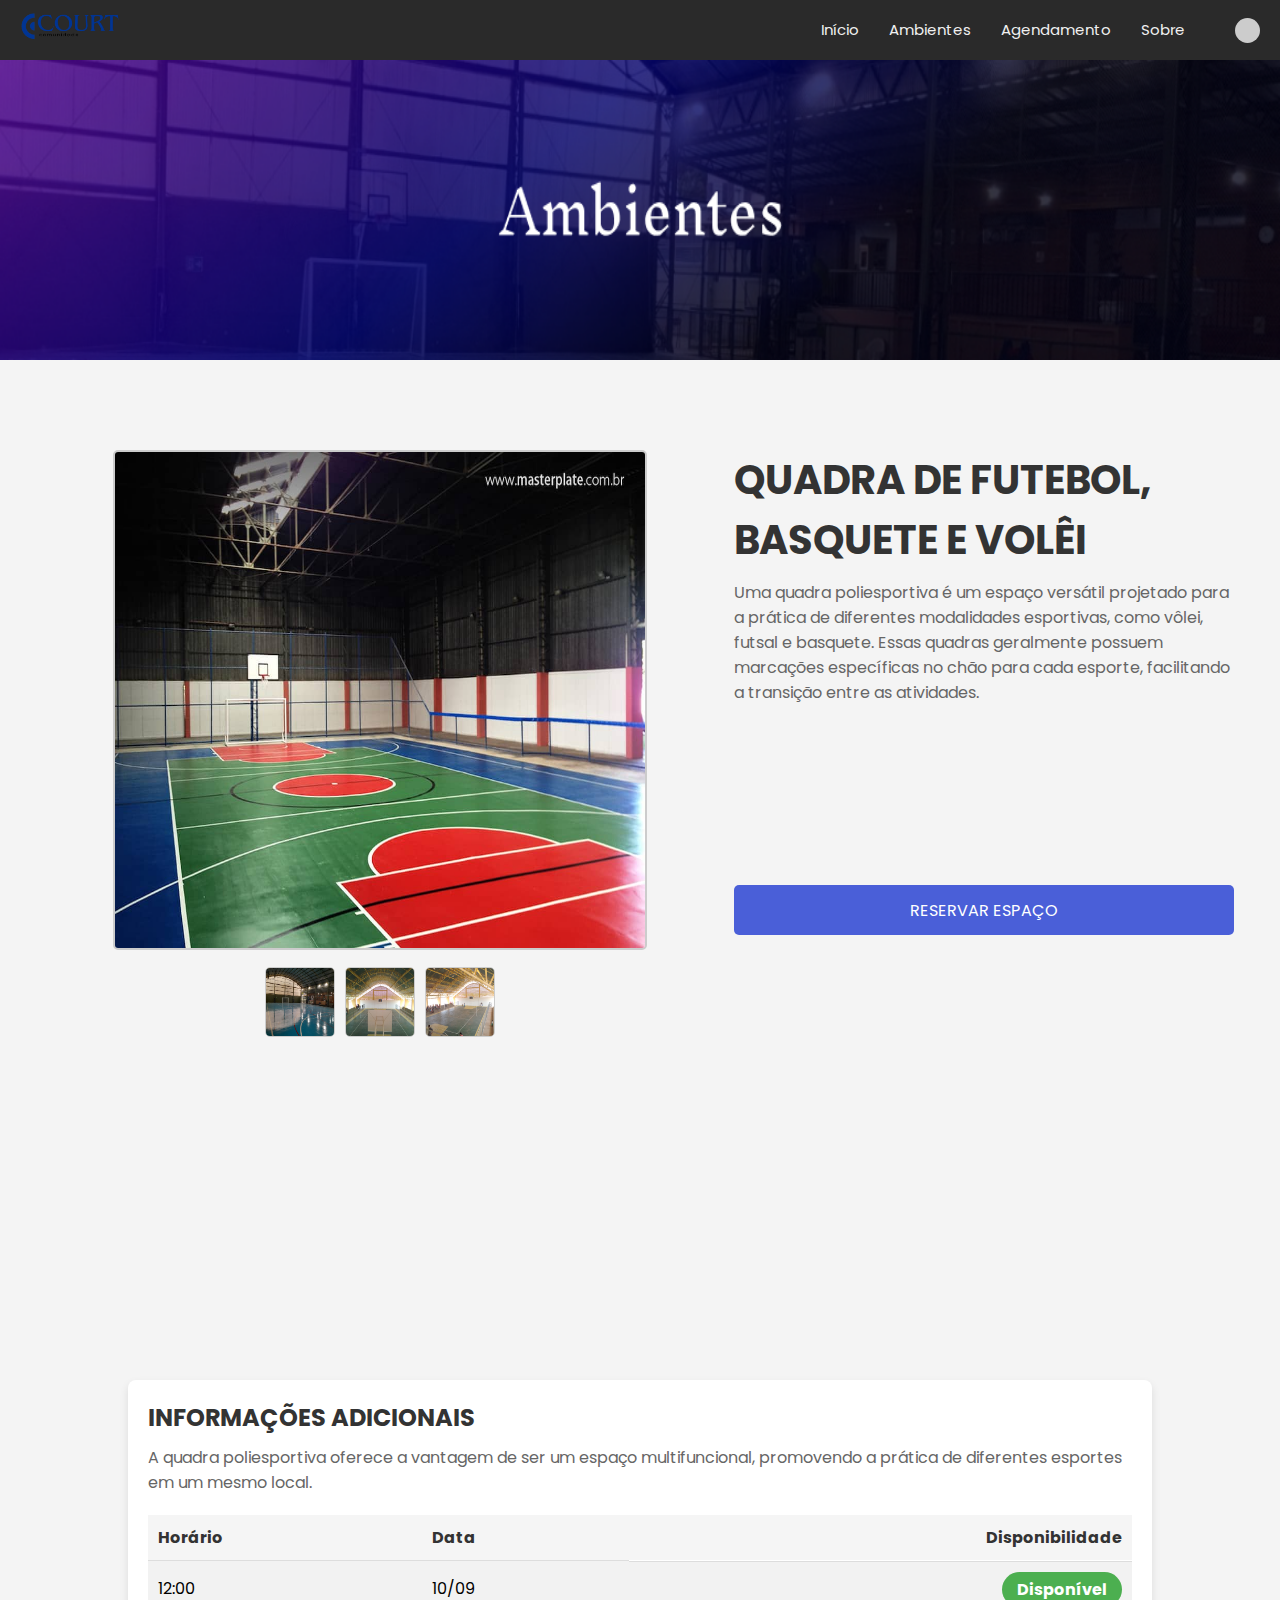
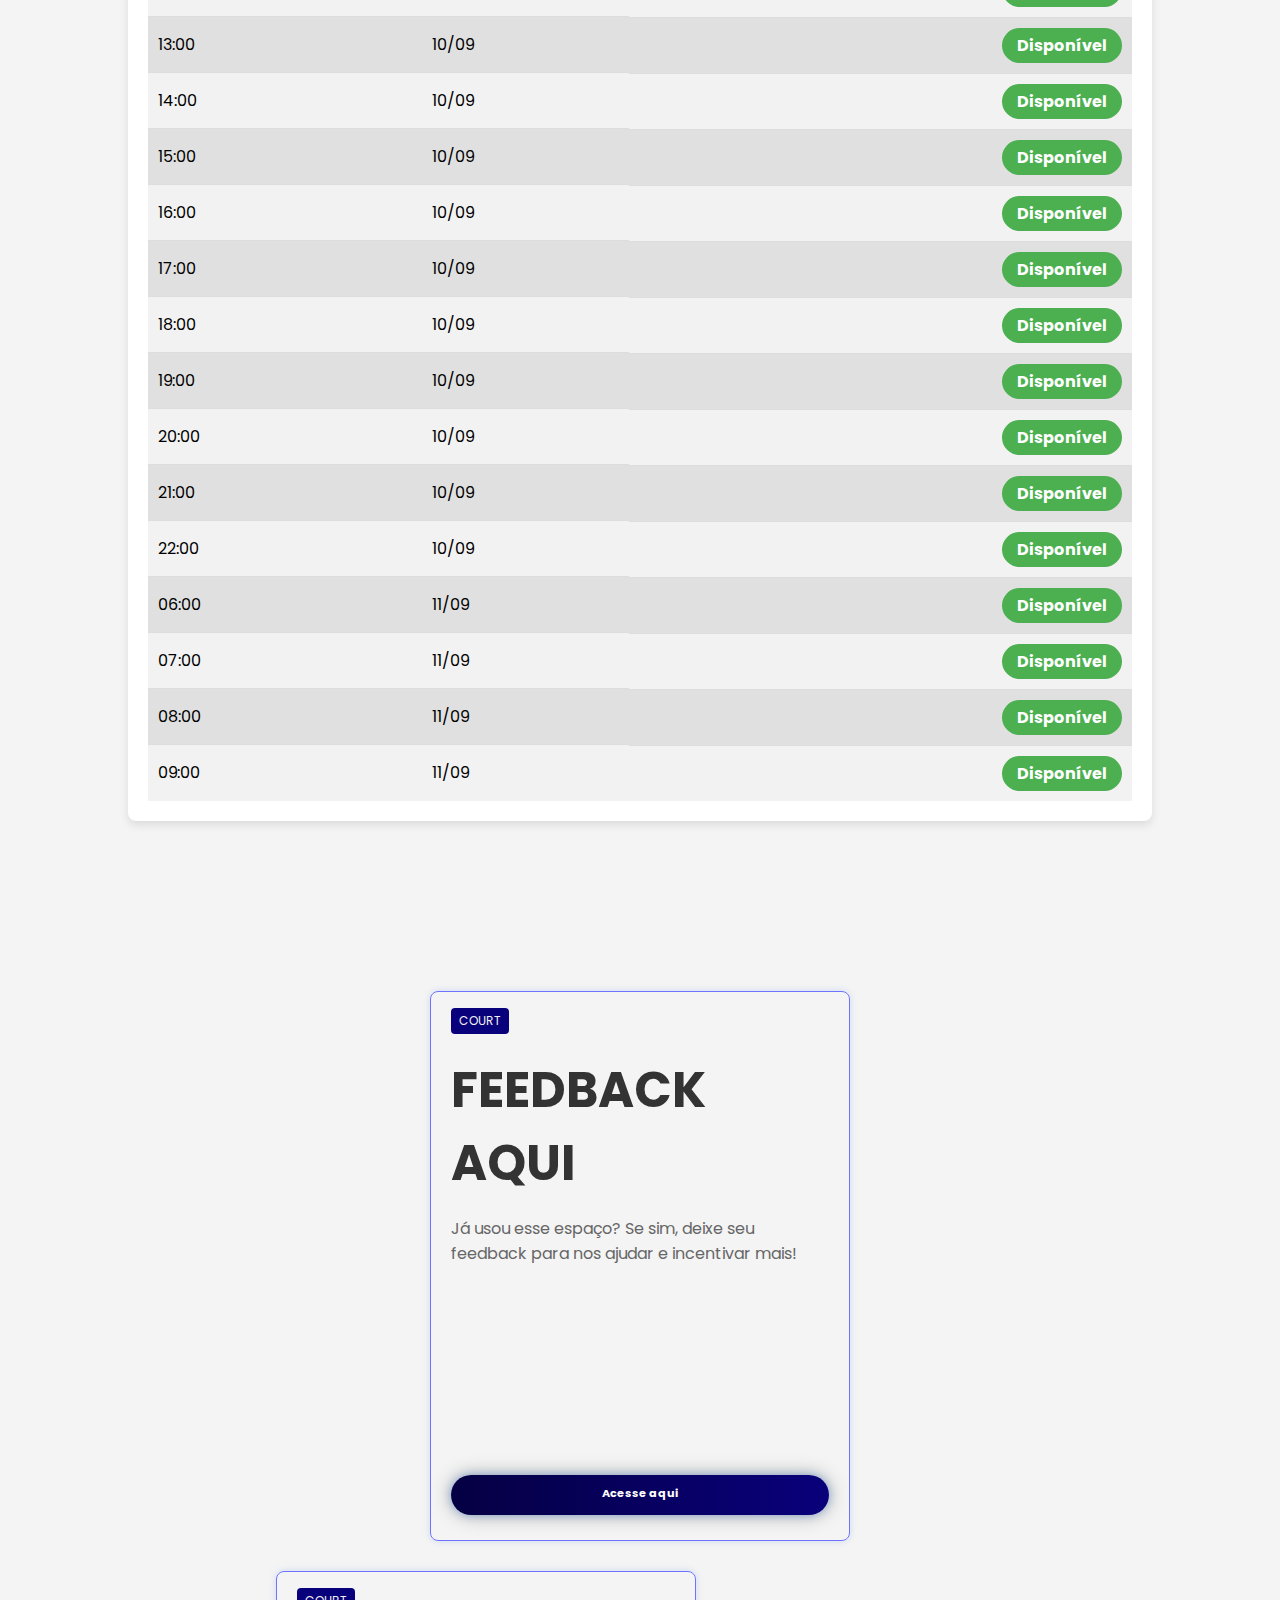
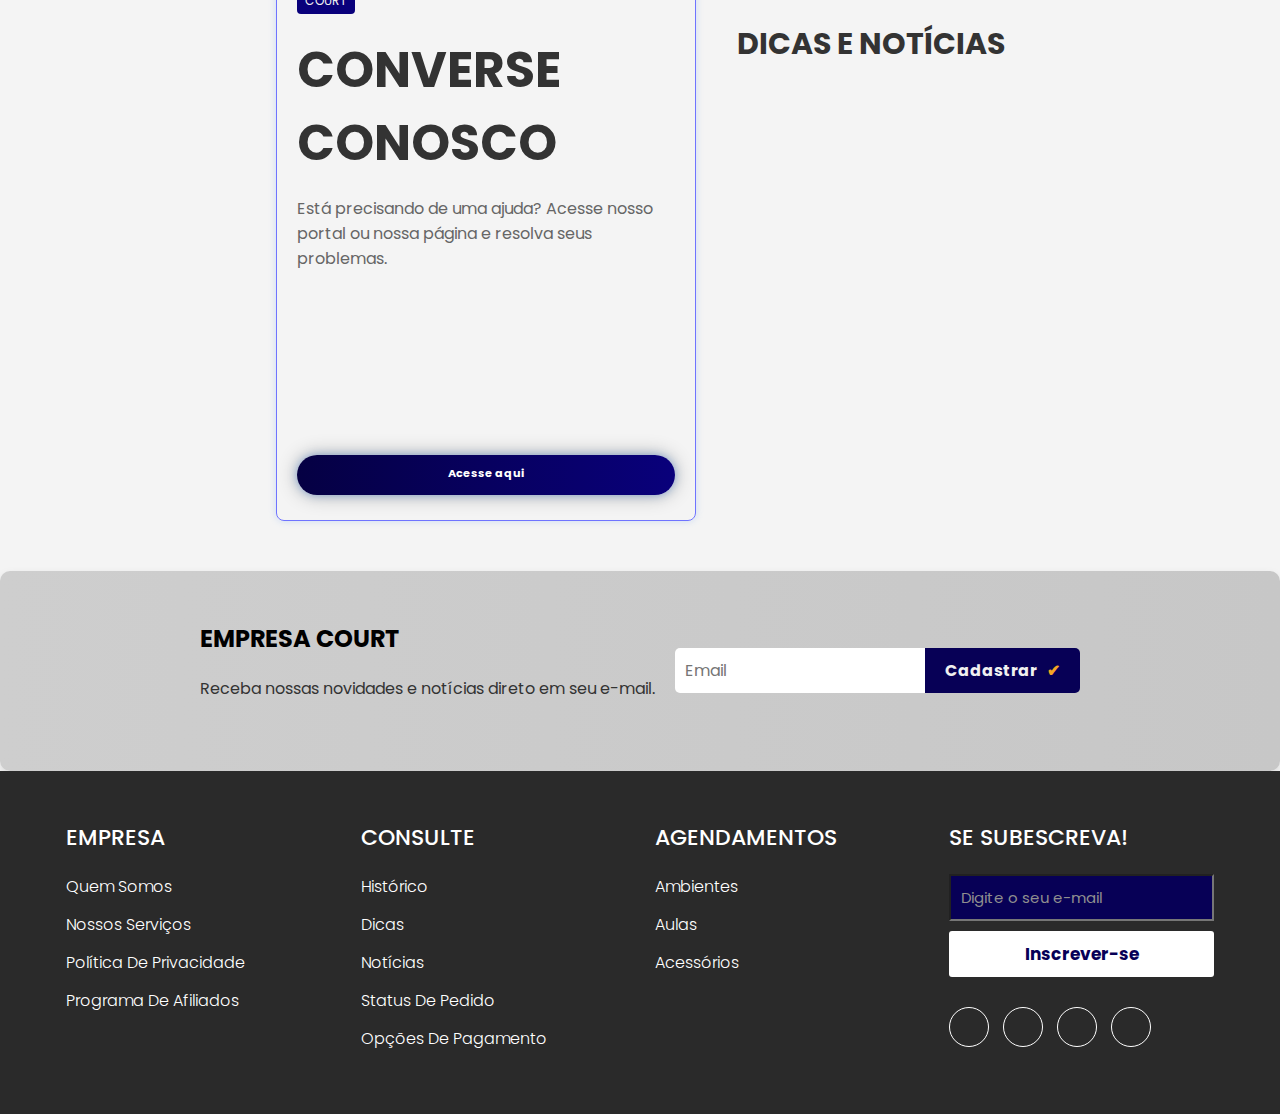
<file: Court/src/main/resources/static/quadra05.html>
<!DOCTYPE html>
<html lang="en">
<head>
    <meta charset="UTF-8">
    <meta name="viewport" content="width=device-width, initial-scale=1.0">
    <link rel="stylesheet" href="css/nav.css">
    <link rel="stylesheet" href="css/quadra.css">
    <link rel="stylesheet" href="css/infoadd.css">
    <link rel="stylesheet" href="css/feedback.css">
    <link rel="stylesheet" href="css/projects.css">
    <link rel="stylesheet" href="css/noticias.css">
    <link rel="stylesheet" href="css/rodape.css">
    <link rel="stylesheet" href="css/flutuante.css">
    <title>Document</title>
</head>
<body>
    <nav>
        <div class="logo">
            <img src="images/Logo-removebg-preview.png" alt="">
        </div>
        <div class="menu">
            <ul class="menu">
                <li><a href="index.html">Início</a></li>
                <li><a href="#espaços">Ambientes</a></li>
                <li><a href="agendamento.html">Agendamento</a></li>
                <li><a href="sobre.html">Sobre</a></li>
            </ul>
            <div id="menu-circle" class="circle"></div>
            <!-- Menu flutuante -->
            <div id="floating-menu" class="floating-menu">
                <ul>
                    <li>
                        <a href="#">
                            <div class="menu-item">
                                <span class="icon">
                                    <svg xmlns="http://www.w3.org/2000/svg" width="16" height="16" fill="currentColor"
                                        class="bi bi-globe" viewBox="0 0 16 16">
                                        <path
                                            d="M0 8a8 8 0 1 1 16 0A8 8 0 0 1 0 8m7.5-6.923c-.67.204-1.335.82-1.887 1.855A8 8 0 0 0 5.145 4H7.5zM4.09 4a9.3 9.3 0 0 1 .64-1.539 7 7 0 0 1 .597-.933A7.03 7.03 0 0 0 2.255 4zm-.582 3.5c.03-.877.138-1.718.312-2.5H1.674a7 7 0 0 0-.656 2.5zM4.847 5a12.5 12.5 0 0 0-.338 2.5H7.5V5zM8.5 5v2.5h2.99a12.5 12.5 0 0 0-.337-2.5zM4.51 8.5a12.5 12.5 0 0 0 .337 2.5H7.5V8.5zm3.99 0V11h2.653c.187-.765.306-1.608.338-2.5zM5.145 12q.208.58.468 1.068c.552 1.035 1.218 1.65 1.887 1.855V12zm.182 2.472a7 7 0 0 1-.597-.933A9.3 9.3 0 0 1 4.09 12H2.255a7 7 0 0 0 3.072 2.472M3.82 11a13.7 13.7 0 0 1-.312-2.5h-2.49c.062.89.291 1.733.656 2.5zm6.853 3.472A7 7 0 0 0 13.745 12H11.91a9.3 9.3 0 0 1-.64 1.539 7 7 0 0 1-.597.933M8.5 12v2.923c.67-.204 1.335-.82 1.887-1.855q.26-.487.468-1.068zm3.68-1h2.146c.365-.767.594-1.61.656-2.5h-2.49a13.7 13.7 0 0 1-.312 2.5m2.802-3.5a7 7 0 0 0-.656-2.5H12.18c.174.782.282 1.623.312 2.5zM11.27 2.461c.247.464.462.98.64 1.539h1.835a7 7 0 0 0-3.072-2.472c.218.284.418.598.597.933M10.855 4a8 8 0 0 0-.468-1.068C9.835 1.897 9.17 1.282 8.5 1.077V4z" />
                                    </svg>
                                </span>
                                <span>Idioma</span>
                                <span class="arrow">
                                    <svg xmlns="http://www.w3.org/2000/svg" width="16" height="16" fill="currentColor"
                                        class="bi bi-chevron-right" viewBox="0 0 16 16">
                                        <path fill-rule="evenodd"
                                            d="M4.646 1.646a.5.5 0 0 1 .708 0l6 6a.5.5 0 0 1 0 .708l-6 6a.5.5 0 0 1-.708-.708L10.293 8 4.646 2.354a.5.5 0 0 1 0-.708" />
                                    </svg>
                                </span>
                            </div>
                        </a>
                    </li>
                    <li>
                        <a href="#">
                            <div class="menu-item">
                                <span class="icon">
                                    <svg xmlns="http://www.w3.org/2000/svg" width="16" height="16" fill="currentColor"
                                        class="bi bi-moon" viewBox="0 0 16 16">
                                        <path
                                            d="M6 .278a.77.77 0 0 1 .08.858 7.2 7.2 0 0 0-.878 3.46c0 4.021 3.278 7.277 7.318 7.277q.792-.001 1.533-.16a.79.79 0 0 1 .81.316.73.73 0 0 1-.031.893A8.35 8.35 0 0 1 8.344 16C3.734 16 0 12.286 0 7.71 0 4.266 2.114 1.312 5.124.06A.75.75 0 0 1 6 .278M4.858 1.311A7.27 7.27 0 0 0 1.025 7.71c0 4.02 3.279 7.276 7.319 7.276a7.32 7.32 0 0 0 5.205-2.162q-.506.063-1.029.063c-4.61 0-8.343-3.714-8.343-8.29 0-1.167.242-2.278.681-3.286" />
                                    </svg>
                                </span>
                                <span>Tema Escuro</span>
                                <span class="arrow">
                                    <svg xmlns="http://www.w3.org/2000/svg" width="26" height="26" fill="currentColor"
                                        class="bi bi-toggle-off" viewBox="0 0 16 16">
                                        <path
                                            d="M11 4a4 4 0 0 1 0 8H8a5 5 0 0 0 2-4 5 5 0 0 0-2-4zm-6 8a4 4 0 1 1 0-8 4 4 0 0 1 0 8M0 8a5 5 0 0 0 5 5h6a5 5 0 0 0 0-10H5a5 5 0 0 0-5 5" />
                                    </svg>
                                </span>
                            </div>
                        </a>
                    </li>
                    <li>
                        <a href="historico.html">
                            <div class="menu-item">
                                <span class="icon">
                                    <svg xmlns="http://www.w3.org/2000/svg" width="16" height="16" fill="currentColor"
                                        class="bi bi-clock-history" viewBox="0 0 16 16">
                                        <path
                                            d="M8.515 1.019A7 7 0 0 0 8 1V0a8 8 0 0 1 .589.022zm2.004.45a7 7 0 0 0-.985-.299l.219-.976q.576.129 1.126.342zm1.37.71a7 7 0 0 0-.439-.27l.493-.87a8 8 0 0 1 .979.654l-.615.789a7 7 0 0 0-.418-.302zm1.834 1.79a7 7 0 0 0-.653-.796l.724-.69q.406.429.747.91zm.744 1.352a7 7 0 0 0-.214-.468l.893-.45a8 8 0 0 1 .45 1.088l-.95.313a7 7 0 0 0-.179-.483m.53 2.507a7 7 0 0 0-.1-1.025l.985-.17q.1.58.116 1.17zm-.131 1.538q.05-.254.081-.51l.993.123a8 8 0 0 1-.23 1.155l-.964-.267q.069-.247.12-.501m-.952 2.379q.276-.436.486-.908l.914.405q-.24.54-.555 1.038zm-.964 1.205q.183-.183.35-.378l.758.653a8 8 0 0 1-.401.432z" />
                                        <path d="M8 1a7 7 0 1 0 4.95 11.95l.707.707A8.001 8.001 0 1 1 8 0z" />
                                        <path
                                            d="M7.5 3a.5.5 0 0 1 .5.5v5.21l3.248 1.856a.5.5 0 0 1-.496.868l-3.5-2A.5.5 0 0 1 7 9V3.5a.5.5 0 0 1 .5-.5" />
                                    </svg>
                                </span>
                                <span>Histórico</span>
                                <span class="arrow">
                                    <svg xmlns="http://www.w3.org/2000/svg" width="16" height="16" fill="currentColor"
                                        class="bi bi-chevron-right" viewBox="0 0 16 16">
                                        <path fill-rule="evenodd"
                                            d="M4.646 1.646a.5.5 0 0 1 .708 0l6 6a.5.5 0 0 1 0 .708l-6 6a.5.5 0 0 1-.708-.708L10.293 8 4.646 2.354a.5.5 0 0 1 0-.708" />
                                    </svg>
                                </span>
                            </div>
                        </a>
                    </li>
                    <li>
                        <a href="login.html">
                            <div class="menu-item">
                                <span class="icon">
                                    <svg xmlns="http://www.w3.org/2000/svg" width="16" height="16" fill="currentColor"
                                        class="bi bi-door-open" viewBox="0 0 16 16">
                                        <path d="M8.5 10c-.276 0-.5-.448-.5-1s.224-1 .5-1 .5.448.5 1-.224 1-.5 1" />
                                        <path
                                            d="M10.828.122A.5.5 0 0 1 11 .5V1h.5A1.5 1.5 0 0 1 13 2.5V15h1.5a.5.5 0 0 1 0 1h-13a.5.5 0 0 1 0-1H3V1.5a.5.5 0 0 1 .43-.495l7-1a.5.5 0 0 1 .398.117M11.5 2H11v13h1V2.5a.5.5 0 0 0-.5-.5M4 1.934V15h6V1.077z" />
                                    </svg>
                                </span>
                                <span>Entrar</span>
                                <span class="arrow">
                                    <svg xmlns="http://www.w3.org/2000/svg" width="16" height="16" fill="currentColor"
                                        class="bi bi-chevron-right" viewBox="0 0 16 16">
                                        <path fill-rule="evenodd"
                                            d="M4.646 1.646a.5.5 0 0 1 .708 0l6 6a.5.5 0 0 1 0 .708l-6 6a.5.5 0 0 1-.708-.708L10.293 8 4.646 2.354a.5.5 0 0 1 0-.708" />
                                    </svg>
                                </span>
                            </div>
                        </a>
                    </li>
                </ul>
            </div>
    </nav>
    <section class="primeira2">
        <img src="images/Ambientes.png">
    </section>
    <div class="container">
        <div class="image-section">
            <img id="mainImage" src="images/quadrafechada.jpg" alt="Quadra poliesportiva" class="main-image">
            <div class="thumbnails">
                <img src="images/quadrafechada2.jpeg" alt="Thumbnail 1" class="thumbnail">
                <img src="images/quadrafechada3.jpg" alt="Thumbnail 2" class="thumbnail">
                <img src="images/quadrafechada4.jpg" alt="Thumbnail 3" class="thumbnail">
            </div>
        </div>
        <div class="info-section">
            <h1>QUADRA DE FUTEBOL, BASQUETE E VOLÊI</h1>
            <p>Uma quadra poliesportiva é um espaço versátil projetado para a prática de diferentes modalidades esportivas, como vôlei, futsal e basquete. Essas quadras geralmente possuem marcações específicas no chão para cada esporte, facilitando a transição entre as atividades.</p>
            <button class="reservar">RESERVAR ESPAÇO</button>
        </div>
    </div>
    <div class="container2">
        <div class="header">
            <h1>INFORMAÇÕES ADICIONAIS</h1>
            <p>A quadra poliesportiva oferece a vantagem de ser um espaço multifuncional, promovendo a prática de diferentes esportes em um mesmo local.</p>
        </div>
        <table>
            <thead>
                <tr>
                    <th>Horário</th>
                    <th>Data</th>
                    <th class="btn">Disponibilidade</th>
                </tr>
            </thead>
            <tbody>
                <!-- Exemplo de linhas de horário, data e disponibilidade -->
                <tr>
                    <td>12:00</td>
                    <td>10/09</td>
                    <td class="btn"><span class="status disponivel">Disponível</span></td>
                </tr>
                <tr>
                    <td>13:00</td>
                    <td>10/09</td>
                    <td class="btn"><span class="status disponivel">Disponível</span></td>
                </tr>
                <tr>
                    <td>14:00</td>
                    <td>10/09</td>
                    <td class="btn"><span class="status disponivel">Disponível</span></td>
                </tr>
                <tr>
                    <td>15:00</td>
                    <td>10/09</td>
                    <td class="btn"><span class="status disponivel">Disponível</span></td>
                </tr>
                <tr>
                    <td>16:00</td>
                    <td>10/09</td>
                    <td class="btn"><span class="status disponivel">Disponível</span></td>
                </tr>
                <tr>
                    <td>17:00</td>
                    <td>10/09</td>
                    <td class="btn"><span class="status disponivel">Disponível</span></td>
                </tr>
                <tr>
                    <td>18:00</td>
                    <td>10/09</td>
                    <td class="btn"><span class="status disponivel">Disponível</span></td>
                </tr>
                <tr>
                    <td>19:00</td>
                    <td>10/09</td>
                    <td class="btn"><span class="status disponivel">Disponível</span></td>
                </tr>
                <tr>
                    <td>20:00</td>
                    <td>10/09</td>
                    <td class="btn"><span class="status disponivel">Disponível</span></td>
                </tr>
                <tr>
                    <td>21:00</td>
                    <td>10/09</td>
                    <td class="btn"><span class="status disponivel">Disponível</span></td>
                </tr>
                <tr>
                    <td>22:00</td>
                    <td>10/09</td>
                    <td class="btn"><span class="status disponivel">Disponível</span></td>
                </tr>
                <tr>
                    <td>06:00</td>
                    <td>11/09</td>
                    <td class="btn"><span class="status disponivel">Disponível</span></td>
                </tr>
                <tr>
                    <td>07:00</td>
                    <td>11/09</td>
                    <td class="btn"><span class="status disponivel">Disponível</span></td>
                </tr>
                <tr>
                    <td>08:00</td>
                    <td>11/09</td>
                    <td class="btn"><span class="status disponivel">Disponível</span></td>
                </tr>
                <tr>
                    <td>09:00</td>
                    <td>11/09</td>
                    <td class="btn"><span class="status disponivel">Disponível</span></td>
                </tr>
            </tbody>
        </table>
    </div>
    <section class="projects2">
    <h2 class="title-proj-mob">Projects</h2>
    <div class="card2">
    <div class="card-body">
        <span class="badge">COURT</span>
        <h1 class="card-title2">FEEDBACK AQUI</h1>
        <p class="description2">Já usou esse espaço? Se sim, deixe seu feedback para nos ajudar e incentivar mais!</p>
    </div>
        <div class="btn-group">
            <div class="btn-card2"><a href="quadra.html">Acesse aqui</a></div>
        </div>
</div>
<div class="card2">
    <div class="card-body">
        <span class="badge">COURT</span>
        <h1 class="card-title2">CONVERSE CONOSCO</h1>
        <p class="description2">Está precisando de uma ajuda? Acesse nosso portal ou nossa página e resolva seus problemas.</p>
    </div>
    <div class="btn-group">
        <div class="btn-card2"><a href="">Acesse aqui</a></div>
    </div>
</div>
<h1 class="noticias">DICAS E NOTÍCIAS</h1>
</section>
<div class="newsletter-container">
    <div class="newsletter-content">
        <h2>EMPRESA COURT</h2>
        <p>Receba nossas novidades e notícias direto em seu e-mail.</p>
    </div>
    <form class="newsletter-form">
        <input type="email" placeholder="Email" required>
        <button type="submit">Cadastrar <span class="checkmark">✔</span></button>
    </form>
</div>
<footer>
    <div class="container-footer">
        <div class="row-footer">
            <!-- footer col-->
            <div class="footer-col">
                <h4>Empresa</h4>
                <ul>
                    <li><a href="#"> Quem somos </a></li>
                    <li><a href=""> nossos serviços </a></li>
                    <li><a href=""> política de privacidade </a></li>
                    <li><a href=""> programa de afiliados</a></li>
                </ul>
            </div>
            <!--end footer col-->
            <!-- footer col-->
            <div class="footer-col">
                <h4>Consulte</h4>
                <ul>
                    <li><a href="#">Histórico</a></li>
                    <li><a href="#">Dicas</a></li>
                    <li><a href="#">Notícias</a></li>
                    <li><a href="#">Status De Pedido</a></li>
                    <li><a href="#">Opções De Pagamento</a></li>
                </ul>
            </div>
            <!--end footer col-->
            <!-- footer col-->
            <div class="footer-col">
                <h4>AgendamentoS</h4>
                <ul>
                    <li><a href="#">Ambientes</a></li>
                    <li><a href="#">Aulas</a></li>
                    <li><a href="#">Acessórios</a></li>
                </ul>
            </div>
            <!--end footer col-->
            <!-- footer col-->
            <div class="footer-col">
                <h4>Se subescreva!</h4>
                <div class="form-sub">
                    <form>
                        <input type="email" placeholder="Digite o seu e-mail" required>
                        <button>Inscrever-se</button>
                    </form>
                </div>

                <div class="medias-socias">
                    <a href="#"> <i class="fa fa-facebook"></i> </a>
                    <a href="#"> <i class="fa fa-instagram"></i> </a>
                    <a href="#"> <i class="fa fa-twitter"></i> </a>
                    <a href="#"> <i class="fa fa-linkedin"></i> </a>
                </div>

            </div>
            <!--end footer col-->
        </div>
    </div>
</footer>

    <script src="js/quadraImagens.js"></script>
</body>
</html>
</file>
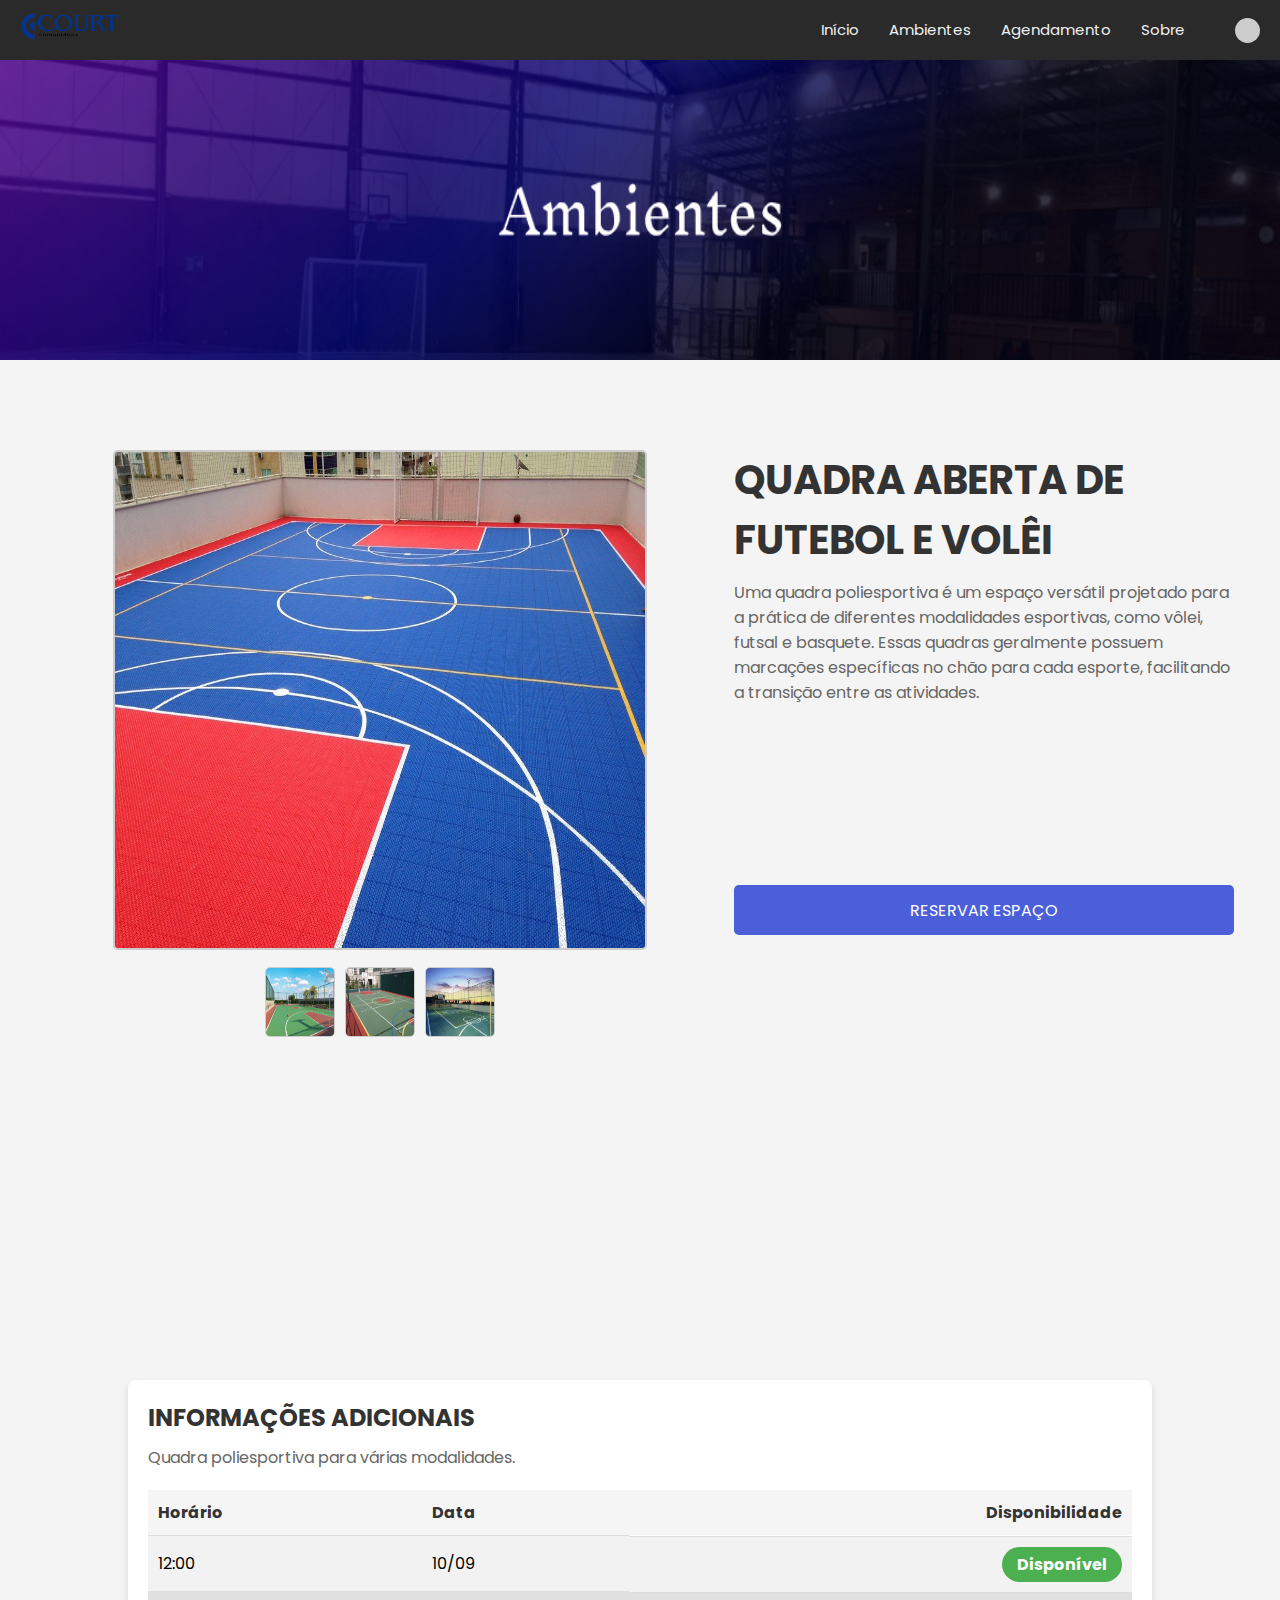
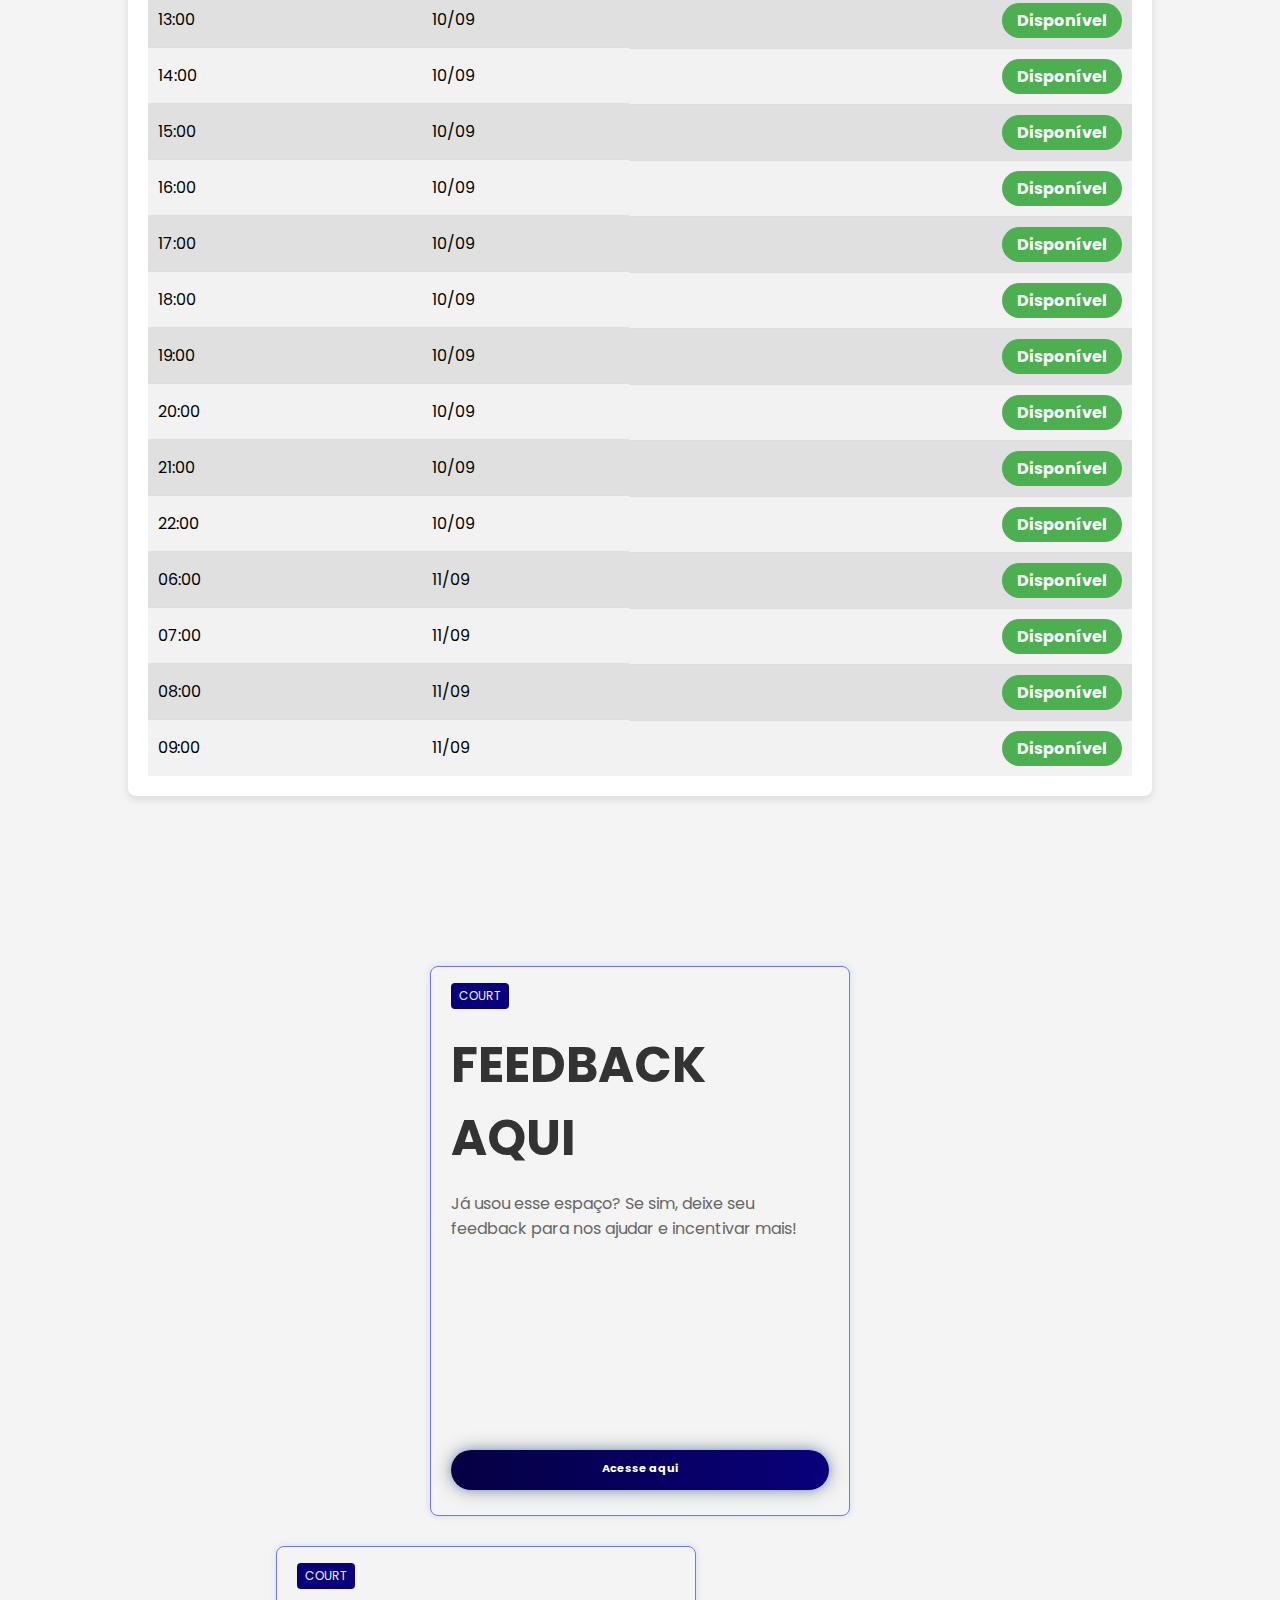
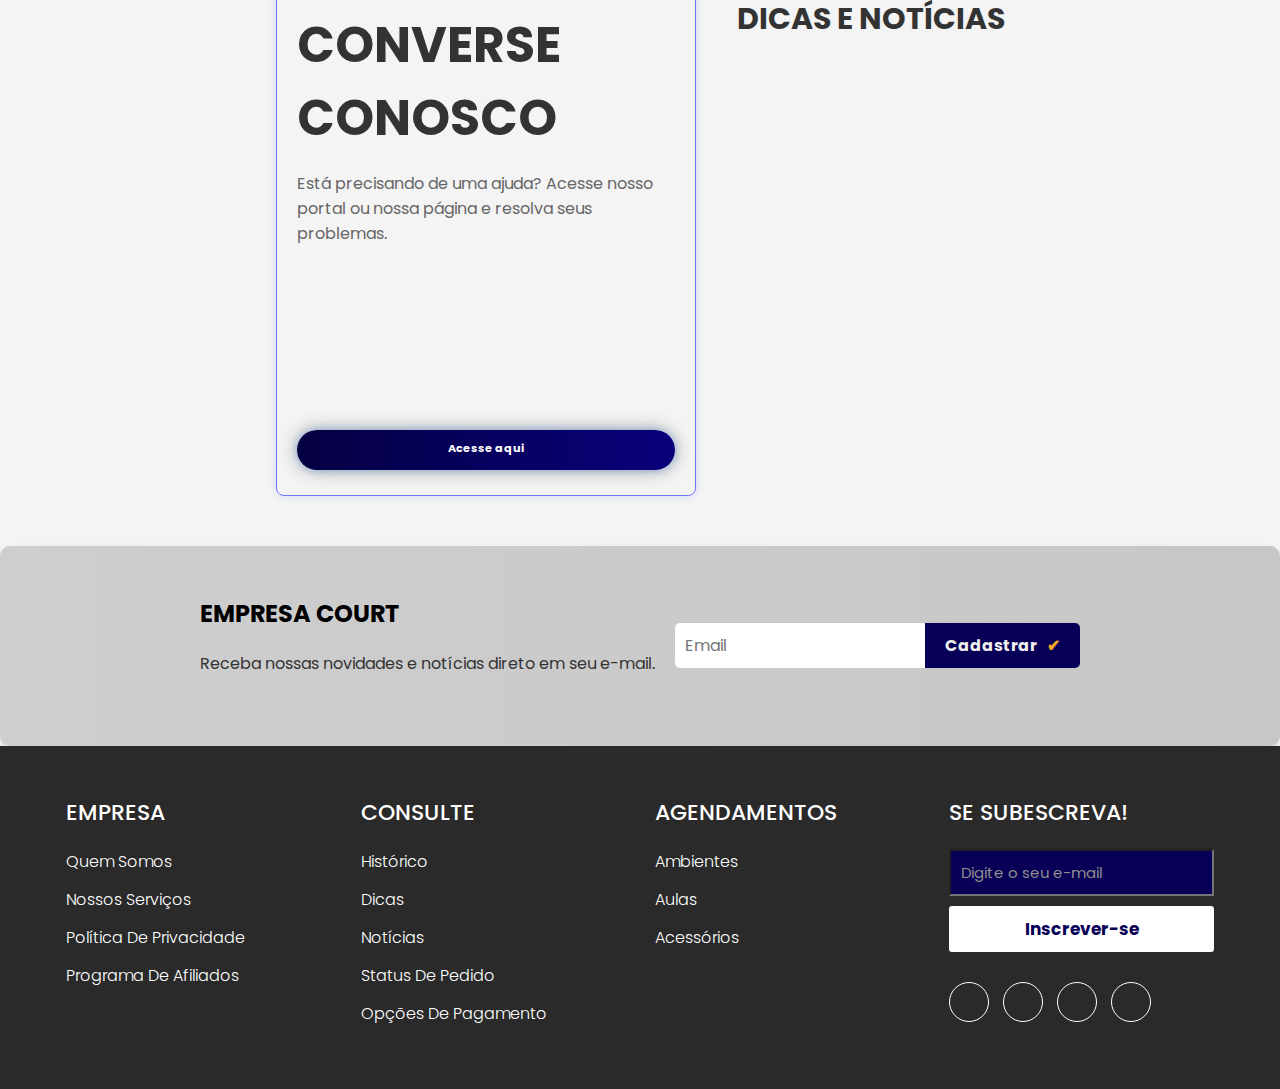
<file: Court/src/main/resources/static/quadra6.html>
<!DOCTYPE html>
<html lang="en">
<head>
    <meta charset="UTF-8">
    <meta name="viewport" content="width=device-width, initial-scale=1.0">
    <link rel="stylesheet" href="css/nav.css">
    <link rel="stylesheet" href="css/quadra.css">
    <link rel="stylesheet" href="css/infoadd.css">
    <link rel="stylesheet" href="css/feedback.css">
    <link rel="stylesheet" href="css/projects.css">
    <link rel="stylesheet" href="css/noticias.css">
    <link rel="stylesheet" href="css/rodape.css">
    <link rel="stylesheet" href="css/flutuante.css">
    <title>Document</title>
</head>
<body>
    <nav>
        <div class="logo">
            <img src="images/Logo-removebg-preview.png" alt="">
        </div>
        <div class="menu">
            <ul class="menu">
                <li><a href="index.html">Início</a></li>
                <li><a href="#espaços">Ambientes</a></li>
                <li><a href="agendamento.html">Agendamento</a></li>
                <li><a href="sobre.html">Sobre</a></li>
            </ul>
            <div id="menu-circle" class="circle"></div>
            <!-- Menu flutuante -->
            <div id="floating-menu" class="floating-menu">
                <ul>
                    <li>
                        <a href="#">
                            <div class="menu-item">
                                <span class="icon">
                                    <svg xmlns="http://www.w3.org/2000/svg" width="16" height="16" fill="currentColor"
                                        class="bi bi-globe" viewBox="0 0 16 16">
                                        <path
                                            d="M0 8a8 8 0 1 1 16 0A8 8 0 0 1 0 8m7.5-6.923c-.67.204-1.335.82-1.887 1.855A8 8 0 0 0 5.145 4H7.5zM4.09 4a9.3 9.3 0 0 1 .64-1.539 7 7 0 0 1 .597-.933A7.03 7.03 0 0 0 2.255 4zm-.582 3.5c.03-.877.138-1.718.312-2.5H1.674a7 7 0 0 0-.656 2.5zM4.847 5a12.5 12.5 0 0 0-.338 2.5H7.5V5zM8.5 5v2.5h2.99a12.5 12.5 0 0 0-.337-2.5zM4.51 8.5a12.5 12.5 0 0 0 .337 2.5H7.5V8.5zm3.99 0V11h2.653c.187-.765.306-1.608.338-2.5zM5.145 12q.208.58.468 1.068c.552 1.035 1.218 1.65 1.887 1.855V12zm.182 2.472a7 7 0 0 1-.597-.933A9.3 9.3 0 0 1 4.09 12H2.255a7 7 0 0 0 3.072 2.472M3.82 11a13.7 13.7 0 0 1-.312-2.5h-2.49c.062.89.291 1.733.656 2.5zm6.853 3.472A7 7 0 0 0 13.745 12H11.91a9.3 9.3 0 0 1-.64 1.539 7 7 0 0 1-.597.933M8.5 12v2.923c.67-.204 1.335-.82 1.887-1.855q.26-.487.468-1.068zm3.68-1h2.146c.365-.767.594-1.61.656-2.5h-2.49a13.7 13.7 0 0 1-.312 2.5m2.802-3.5a7 7 0 0 0-.656-2.5H12.18c.174.782.282 1.623.312 2.5zM11.27 2.461c.247.464.462.98.64 1.539h1.835a7 7 0 0 0-3.072-2.472c.218.284.418.598.597.933M10.855 4a8 8 0 0 0-.468-1.068C9.835 1.897 9.17 1.282 8.5 1.077V4z" />
                                    </svg>
                                </span>
                                <span>Idioma</span>
                                <span class="arrow">
                                    <svg xmlns="http://www.w3.org/2000/svg" width="16" height="16" fill="currentColor"
                                        class="bi bi-chevron-right" viewBox="0 0 16 16">
                                        <path fill-rule="evenodd"
                                            d="M4.646 1.646a.5.5 0 0 1 .708 0l6 6a.5.5 0 0 1 0 .708l-6 6a.5.5 0 0 1-.708-.708L10.293 8 4.646 2.354a.5.5 0 0 1 0-.708" />
                                    </svg>
                                </span>
                            </div>
                        </a>
                    </li>
                    <li>
                        <a href="#">
                            <div class="menu-item">
                                <span class="icon">
                                    <svg xmlns="http://www.w3.org/2000/svg" width="16" height="16" fill="currentColor"
                                        class="bi bi-moon" viewBox="0 0 16 16">
                                        <path
                                            d="M6 .278a.77.77 0 0 1 .08.858 7.2 7.2 0 0 0-.878 3.46c0 4.021 3.278 7.277 7.318 7.277q.792-.001 1.533-.16a.79.79 0 0 1 .81.316.73.73 0 0 1-.031.893A8.35 8.35 0 0 1 8.344 16C3.734 16 0 12.286 0 7.71 0 4.266 2.114 1.312 5.124.06A.75.75 0 0 1 6 .278M4.858 1.311A7.27 7.27 0 0 0 1.025 7.71c0 4.02 3.279 7.276 7.319 7.276a7.32 7.32 0 0 0 5.205-2.162q-.506.063-1.029.063c-4.61 0-8.343-3.714-8.343-8.29 0-1.167.242-2.278.681-3.286" />
                                    </svg>
                                </span>
                                <span>Tema Escuro</span>
                                <span class="arrow">
                                    <svg xmlns="http://www.w3.org/2000/svg" width="26" height="26" fill="currentColor"
                                        class="bi bi-toggle-off" viewBox="0 0 16 16">
                                        <path
                                            d="M11 4a4 4 0 0 1 0 8H8a5 5 0 0 0 2-4 5 5 0 0 0-2-4zm-6 8a4 4 0 1 1 0-8 4 4 0 0 1 0 8M0 8a5 5 0 0 0 5 5h6a5 5 0 0 0 0-10H5a5 5 0 0 0-5 5" />
                                    </svg>
                                </span>
                            </div>
                        </a>
                    </li>
                    <li>
                        <a href="historico.html">
                            <div class="menu-item">
                                <span class="icon">
                                    <svg xmlns="http://www.w3.org/2000/svg" width="16" height="16" fill="currentColor"
                                        class="bi bi-clock-history" viewBox="0 0 16 16">
                                        <path
                                            d="M8.515 1.019A7 7 0 0 0 8 1V0a8 8 0 0 1 .589.022zm2.004.45a7 7 0 0 0-.985-.299l.219-.976q.576.129 1.126.342zm1.37.71a7 7 0 0 0-.439-.27l.493-.87a8 8 0 0 1 .979.654l-.615.789a7 7 0 0 0-.418-.302zm1.834 1.79a7 7 0 0 0-.653-.796l.724-.69q.406.429.747.91zm.744 1.352a7 7 0 0 0-.214-.468l.893-.45a8 8 0 0 1 .45 1.088l-.95.313a7 7 0 0 0-.179-.483m.53 2.507a7 7 0 0 0-.1-1.025l.985-.17q.1.58.116 1.17zm-.131 1.538q.05-.254.081-.51l.993.123a8 8 0 0 1-.23 1.155l-.964-.267q.069-.247.12-.501m-.952 2.379q.276-.436.486-.908l.914.405q-.24.54-.555 1.038zm-.964 1.205q.183-.183.35-.378l.758.653a8 8 0 0 1-.401.432z" />
                                        <path d="M8 1a7 7 0 1 0 4.95 11.95l.707.707A8.001 8.001 0 1 1 8 0z" />
                                        <path
                                            d="M7.5 3a.5.5 0 0 1 .5.5v5.21l3.248 1.856a.5.5 0 0 1-.496.868l-3.5-2A.5.5 0 0 1 7 9V3.5a.5.5 0 0 1 .5-.5" />
                                    </svg>
                                </span>
                                <span>Histórico</span>
                                <span class="arrow">
                                    <svg xmlns="http://www.w3.org/2000/svg" width="16" height="16" fill="currentColor"
                                        class="bi bi-chevron-right" viewBox="0 0 16 16">
                                        <path fill-rule="evenodd"
                                            d="M4.646 1.646a.5.5 0 0 1 .708 0l6 6a.5.5 0 0 1 0 .708l-6 6a.5.5 0 0 1-.708-.708L10.293 8 4.646 2.354a.5.5 0 0 1 0-.708" />
                                    </svg>
                                </span>
                            </div>
                        </a>
                    </li>
                    <li>
                        <a href="login.html">
                            <div class="menu-item">
                                <span class="icon">
                                    <svg xmlns="http://www.w3.org/2000/svg" width="16" height="16" fill="currentColor"
                                        class="bi bi-door-open" viewBox="0 0 16 16">
                                        <path d="M8.5 10c-.276 0-.5-.448-.5-1s.224-1 .5-1 .5.448.5 1-.224 1-.5 1" />
                                        <path
                                            d="M10.828.122A.5.5 0 0 1 11 .5V1h.5A1.5 1.5 0 0 1 13 2.5V15h1.5a.5.5 0 0 1 0 1h-13a.5.5 0 0 1 0-1H3V1.5a.5.5 0 0 1 .43-.495l7-1a.5.5 0 0 1 .398.117M11.5 2H11v13h1V2.5a.5.5 0 0 0-.5-.5M4 1.934V15h6V1.077z" />
                                    </svg>
                                </span>
                                <span>Entrar</span>
                                <span class="arrow">
                                    <svg xmlns="http://www.w3.org/2000/svg" width="16" height="16" fill="currentColor"
                                        class="bi bi-chevron-right" viewBox="0 0 16 16">
                                        <path fill-rule="evenodd"
                                            d="M4.646 1.646a.5.5 0 0 1 .708 0l6 6a.5.5 0 0 1 0 .708l-6 6a.5.5 0 0 1-.708-.708L10.293 8 4.646 2.354a.5.5 0 0 1 0-.708" />
                                    </svg>
                                </span>
                            </div>
                        </a>
                    </li>
                </ul>
            </div>
    </nav>
    <section class="primeira2">
        <img src="images/Ambientes.png">
    </section>
    <div class="container">
        <div class="image-section">
            <img id="mainImage" src="images/quadraaberta.jpg" alt="Quadra poliesportiva" class="main-image">
            <div class="thumbnails">
                <img src="images/quadraaberta2.jpg" alt="Thumbnail 1" class="thumbnail">
                <img src="images/quadraaberta3.jpeg" alt="Thumbnail 2" class="thumbnail">
                <img src="images/quadraaberta4.jpg" alt="Thumbnail 3" class="thumbnail">
            </div>
        </div>
        <div class="info-section">
            <h1>QUADRA ABERTA DE FUTEBOL E VOLÊI</h1>
            <p>Uma quadra poliesportiva é um espaço versátil projetado para a prática de diferentes modalidades esportivas, como vôlei, futsal e basquete. Essas quadras geralmente possuem marcações específicas no chão para cada esporte, facilitando a transição entre as atividades.</p>
            <button class="reservar">RESERVAR ESPAÇO</button>
        </div>
    </div>
    <div class="container2">
        <div class="header">
            <h1>INFORMAÇÕES ADICIONAIS</h1>
            <p>Quadra poliesportiva para várias modalidades.</p>
        </div>
        <table>
            <thead>
                <tr>
                    <th>Horário</th>
                    <th>Data</th>
                    <th class="btn">Disponibilidade</th>
                </tr>
            </thead>
            <tbody>
                <!-- Exemplo de linhas de horário, data e disponibilidade -->
                <tr>
                    <td>12:00</td>
                    <td>10/09</td>
                    <td class="btn"><span class="status disponivel">Disponível</span></td>
                </tr>
                <tr>
                    <td>13:00</td>
                    <td>10/09</td>
                    <td class="btn"><span class="status disponivel">Disponível</span></td>
                </tr>
                <tr>
                    <td>14:00</td>
                    <td>10/09</td>
                    <td class="btn"><span class="status disponivel">Disponível</span></td>
                </tr>
                <tr>
                    <td>15:00</td>
                    <td>10/09</td>
                    <td class="btn"><span class="status disponivel">Disponível</span></td>
                </tr>
                <tr>
                    <td>16:00</td>
                    <td>10/09</td>
                    <td class="btn"><span class="status disponivel">Disponível</span></td>
                </tr>
                <tr>
                    <td>17:00</td>
                    <td>10/09</td>
                    <td class="btn"><span class="status disponivel">Disponível</span></td>
                </tr>
                <tr>
                    <td>18:00</td>
                    <td>10/09</td>
                    <td class="btn"><span class="status disponivel">Disponível</span></td>
                </tr>
                <tr>
                    <td>19:00</td>
                    <td>10/09</td>
                    <td class="btn"><span class="status disponivel">Disponível</span></td>
                </tr>
                <tr>
                    <td>20:00</td>
                    <td>10/09</td>
                    <td class="btn"><span class="status disponivel">Disponível</span></td>
                </tr>
                <tr>
                    <td>21:00</td>
                    <td>10/09</td>
                    <td class="btn"><span class="status disponivel">Disponível</span></td>
                </tr>
                <tr>
                    <td>22:00</td>
                    <td>10/09</td>
                    <td class="btn"><span class="status disponivel">Disponível</span></td>
                </tr>
                <tr>
                    <td>06:00</td>
                    <td>11/09</td>
                    <td class="btn"><span class="status disponivel">Disponível</span></td>
                </tr>
                <tr>
                    <td>07:00</td>
                    <td>11/09</td>
                    <td class="btn"><span class="status disponivel">Disponível</span></td>
                </tr>
                <tr>
                    <td>08:00</td>
                    <td>11/09</td>
                    <td class="btn"><span class="status disponivel">Disponível</span></td>
                </tr>
                <tr>
                    <td>09:00</td>
                    <td>11/09</td>
                    <td class="btn"><span class="status disponivel">Disponível</span></td>
                </tr>
            </tbody>
        </table>
    </div>
    <section class="projects2">
    <h2 class="title-proj-mob">Projects</h2>
    <div class="card2">
    <div class="card-body">
        <span class="badge">COURT</span>
        <h1 class="card-title2">FEEDBACK AQUI</h1>
        <p class="description2">Já usou esse espaço? Se sim, deixe seu feedback para nos ajudar e incentivar mais!</p>
    </div>
        <div class="btn-group">
            <div class="btn-card2"><a href="quadra.html">Acesse aqui</a></div>
        </div>
</div>
<div class="card2">
    <div class="card-body">
        <span class="badge">COURT</span>
        <h1 class="card-title2">CONVERSE CONOSCO</h1>
        <p class="description2">Está precisando de uma ajuda? Acesse nosso portal ou nossa página e resolva seus problemas.</p>
    </div>
    <div class="btn-group">
        <div class="btn-card2"><a href="">Acesse aqui</a></div>
    </div>
</div>
<h1 class="noticias">DICAS E NOTÍCIAS</h1>
</section>
<div class="newsletter-container">
    <div class="newsletter-content">
        <h2>EMPRESA COURT</h2>
        <p>Receba nossas novidades e notícias direto em seu e-mail.</p>
    </div>
    <form class="newsletter-form">
        <input type="email" placeholder="Email" required>
        <button type="submit">Cadastrar <span class="checkmark">✔</span></button>
    </form>
</div>
<footer>
    <div class="container-footer">
        <div class="row-footer">
            <!-- footer col-->
            <div class="footer-col">
                <h4>Empresa</h4>
                <ul>
                    <li><a href="#"> Quem somos </a></li>
                    <li><a href=""> nossos serviços </a></li>
                    <li><a href=""> política de privacidade </a></li>
                    <li><a href=""> programa de afiliados</a></li>
                </ul>
            </div>
            <!--end footer col-->
            <!-- footer col-->
            <div class="footer-col">
                <h4>Consulte</h4>
                <ul>
                    <li><a href="#">Histórico</a></li>
                    <li><a href="#">Dicas</a></li>
                    <li><a href="#">Notícias</a></li>
                    <li><a href="#">Status De Pedido</a></li>
                    <li><a href="#">Opções De Pagamento</a></li>
                </ul>
            </div>
            <!--end footer col-->
            <!-- footer col-->
            <div class="footer-col">
                <h4>AgendamentoS</h4>
                <ul>
                    <li><a href="#">Ambientes</a></li>
                    <li><a href="#">Aulas</a></li>
                    <li><a href="#">Acessórios</a></li>
                </ul>
            </div>
            <!--end footer col-->
            <!-- footer col-->
            <div class="footer-col">
                <h4>Se subescreva!</h4>
                <div class="form-sub">
                    <form>
                        <input type="email" placeholder="Digite o seu e-mail" required>
                        <button>Inscrever-se</button>
                    </form>
                </div>

                <div class="medias-socias">
                    <a href="#"> <i class="fa fa-facebook"></i> </a>
                    <a href="#"> <i class="fa fa-instagram"></i> </a>
                    <a href="#"> <i class="fa fa-twitter"></i> </a>
                    <a href="#"> <i class="fa fa-linkedin"></i> </a>
                </div>

            </div>
            <!--end footer col-->
        </div>
    </div>
</footer>

    <script src="js/quadraImagens.js"></script>
</body>
</html>
</file>
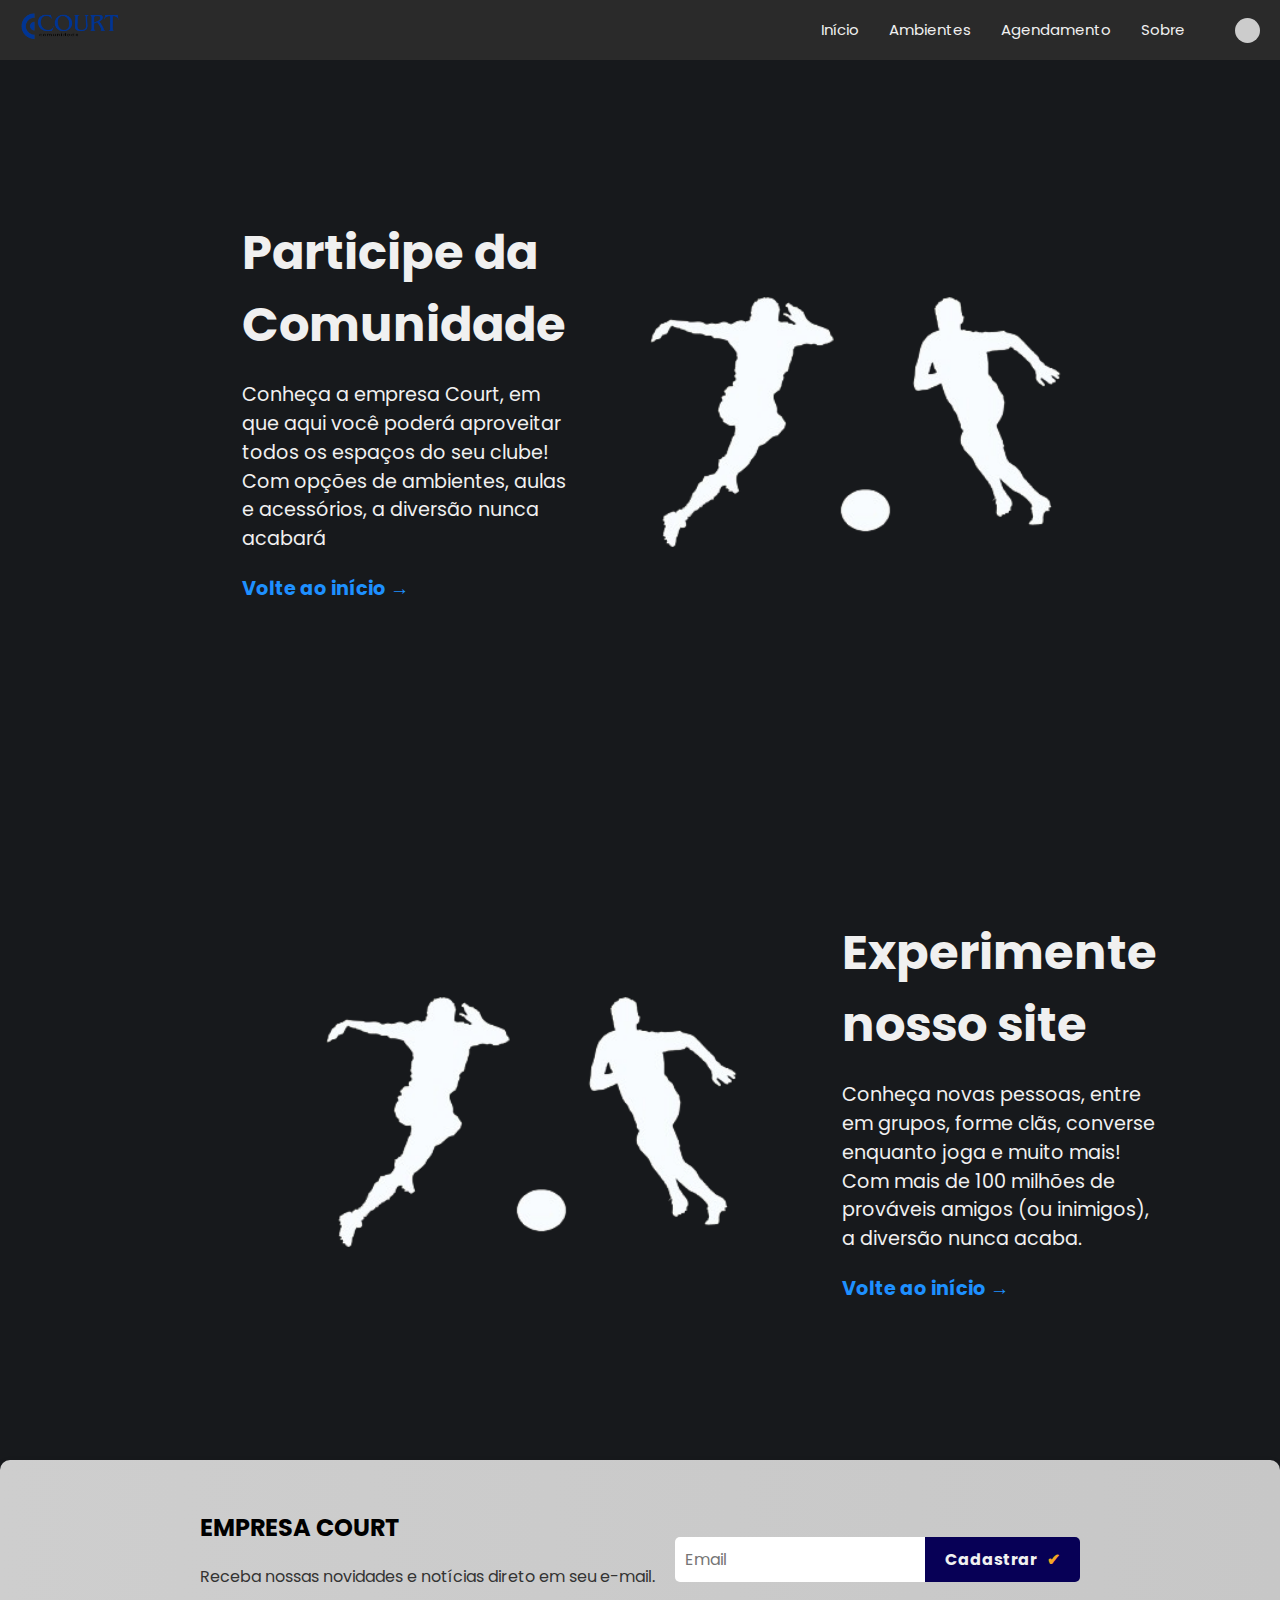
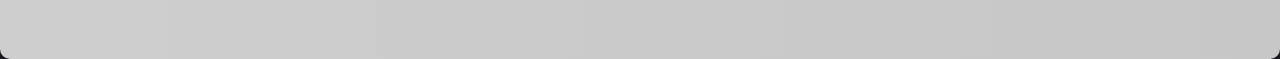
<file: Court/src/main/resources/static/sobre.html>
<!DOCTYPE html>
<html lang="pt-BR">
<head>
    <meta charset="UTF-8">
    <meta name="viewport" content="width=device-width, initial-scale=1.0">
    <title>Participe da Comunidade</title>
    <link rel="stylesheet" href="css/sobre.css">
    <link rel="stylesheet" href="css/nav.css">
    <link rel="stylesheet" href="css/rodape.css">
    <link rel="stylesheet" href="css/noticias.css">
    <link rel="stylesheet" href="css/flutuante.css">
</head>
<body>
    <nav>
        <div class="logo">
            <img src="images/Logo-removebg-preview.png" alt="">
        </div>
        <div class="menu">
            <ul class="menu">
                <li><a href="index.html">Início</a></li>
                <li><a href="#espaços">Ambientes</a></li>
                <li><a href="agendamento.html">Agendamento</a></li>
                <li><a href="sobre.html">Sobre</a></li>
            </ul>
            <div id="menu-circle" class="circle"></div>
            <!-- Menu flutuante -->
            <div id="floating-menu" class="floating-menu">
                <ul>
                    <li>
                        <a href="#">
                            <div class="menu-item">
                                <span class="icon">
                                    <svg xmlns="http://www.w3.org/2000/svg" width="16" height="16" fill="currentColor"
                                        class="bi bi-globe" viewBox="0 0 16 16">
                                        <path
                                            d="M0 8a8 8 0 1 1 16 0A8 8 0 0 1 0 8m7.5-6.923c-.67.204-1.335.82-1.887 1.855A8 8 0 0 0 5.145 4H7.5zM4.09 4a9.3 9.3 0 0 1 .64-1.539 7 7 0 0 1 .597-.933A7.03 7.03 0 0 0 2.255 4zm-.582 3.5c.03-.877.138-1.718.312-2.5H1.674a7 7 0 0 0-.656 2.5zM4.847 5a12.5 12.5 0 0 0-.338 2.5H7.5V5zM8.5 5v2.5h2.99a12.5 12.5 0 0 0-.337-2.5zM4.51 8.5a12.5 12.5 0 0 0 .337 2.5H7.5V8.5zm3.99 0V11h2.653c.187-.765.306-1.608.338-2.5zM5.145 12q.208.58.468 1.068c.552 1.035 1.218 1.65 1.887 1.855V12zm.182 2.472a7 7 0 0 1-.597-.933A9.3 9.3 0 0 1 4.09 12H2.255a7 7 0 0 0 3.072 2.472M3.82 11a13.7 13.7 0 0 1-.312-2.5h-2.49c.062.89.291 1.733.656 2.5zm6.853 3.472A7 7 0 0 0 13.745 12H11.91a9.3 9.3 0 0 1-.64 1.539 7 7 0 0 1-.597.933M8.5 12v2.923c.67-.204 1.335-.82 1.887-1.855q.26-.487.468-1.068zm3.68-1h2.146c.365-.767.594-1.61.656-2.5h-2.49a13.7 13.7 0 0 1-.312 2.5m2.802-3.5a7 7 0 0 0-.656-2.5H12.18c.174.782.282 1.623.312 2.5zM11.27 2.461c.247.464.462.98.64 1.539h1.835a7 7 0 0 0-3.072-2.472c.218.284.418.598.597.933M10.855 4a8 8 0 0 0-.468-1.068C9.835 1.897 9.17 1.282 8.5 1.077V4z" />
                                    </svg>
                                </span>
                                <span>Idioma</span>
                                <span class="arrow">
                                    <svg xmlns="http://www.w3.org/2000/svg" width="16" height="16" fill="currentColor"
                                        class="bi bi-chevron-right" viewBox="0 0 16 16">
                                        <path fill-rule="evenodd"
                                            d="M4.646 1.646a.5.5 0 0 1 .708 0l6 6a.5.5 0 0 1 0 .708l-6 6a.5.5 0 0 1-.708-.708L10.293 8 4.646 2.354a.5.5 0 0 1 0-.708" />
                                    </svg>
                                </span>
                            </div>
                        </a>
                    </li>
                    <li>
                        <a href="#">
                            <div class="menu-item">
                                <span class="icon">
                                    <svg xmlns="http://www.w3.org/2000/svg" width="16" height="16" fill="currentColor"
                                        class="bi bi-moon" viewBox="0 0 16 16">
                                        <path
                                            d="M6 .278a.77.77 0 0 1 .08.858 7.2 7.2 0 0 0-.878 3.46c0 4.021 3.278 7.277 7.318 7.277q.792-.001 1.533-.16a.79.79 0 0 1 .81.316.73.73 0 0 1-.031.893A8.35 8.35 0 0 1 8.344 16C3.734 16 0 12.286 0 7.71 0 4.266 2.114 1.312 5.124.06A.75.75 0 0 1 6 .278M4.858 1.311A7.27 7.27 0 0 0 1.025 7.71c0 4.02 3.279 7.276 7.319 7.276a7.32 7.32 0 0 0 5.205-2.162q-.506.063-1.029.063c-4.61 0-8.343-3.714-8.343-8.29 0-1.167.242-2.278.681-3.286" />
                                    </svg>
                                </span>
                                <span>Tema Escuro</span>
                                <span class="arrow">
                                    <svg xmlns="http://www.w3.org/2000/svg" width="26" height="26" fill="currentColor"
                                        class="bi bi-toggle-off" viewBox="0 0 16 16">
                                        <path
                                            d="M11 4a4 4 0 0 1 0 8H8a5 5 0 0 0 2-4 5 5 0 0 0-2-4zm-6 8a4 4 0 1 1 0-8 4 4 0 0 1 0 8M0 8a5 5 0 0 0 5 5h6a5 5 0 0 0 0-10H5a5 5 0 0 0-5 5" />
                                    </svg>
                                </span>
                            </div>
                        </a>
                    </li>
                    <li>
                        <a href="historico.html">
                            <div class="menu-item">
                                <span class="icon">
                                    <svg xmlns="http://www.w3.org/2000/svg" width="16" height="16" fill="currentColor"
                                        class="bi bi-clock-history" viewBox="0 0 16 16">
                                        <path
                                            d="M8.515 1.019A7 7 0 0 0 8 1V0a8 8 0 0 1 .589.022zm2.004.45a7 7 0 0 0-.985-.299l.219-.976q.576.129 1.126.342zm1.37.71a7 7 0 0 0-.439-.27l.493-.87a8 8 0 0 1 .979.654l-.615.789a7 7 0 0 0-.418-.302zm1.834 1.79a7 7 0 0 0-.653-.796l.724-.69q.406.429.747.91zm.744 1.352a7 7 0 0 0-.214-.468l.893-.45a8 8 0 0 1 .45 1.088l-.95.313a7 7 0 0 0-.179-.483m.53 2.507a7 7 0 0 0-.1-1.025l.985-.17q.1.58.116 1.17zm-.131 1.538q.05-.254.081-.51l.993.123a8 8 0 0 1-.23 1.155l-.964-.267q.069-.247.12-.501m-.952 2.379q.276-.436.486-.908l.914.405q-.24.54-.555 1.038zm-.964 1.205q.183-.183.35-.378l.758.653a8 8 0 0 1-.401.432z" />
                                        <path d="M8 1a7 7 0 1 0 4.95 11.95l.707.707A8.001 8.001 0 1 1 8 0z" />
                                        <path
                                            d="M7.5 3a.5.5 0 0 1 .5.5v5.21l3.248 1.856a.5.5 0 0 1-.496.868l-3.5-2A.5.5 0 0 1 7 9V3.5a.5.5 0 0 1 .5-.5" />
                                    </svg>
                                </span>
                                <span>Histórico</span>
                                <span class="arrow">
                                    <svg xmlns="http://www.w3.org/2000/svg" width="16" height="16" fill="currentColor"
                                        class="bi bi-chevron-right" viewBox="0 0 16 16">
                                        <path fill-rule="evenodd"
                                            d="M4.646 1.646a.5.5 0 0 1 .708 0l6 6a.5.5 0 0 1 0 .708l-6 6a.5.5 0 0 1-.708-.708L10.293 8 4.646 2.354a.5.5 0 0 1 0-.708" />
                                    </svg>
                                </span>
                            </div>
                        </a>
                    </li>
                    <li>
                        <a href="login.html">
                            <div class="menu-item">
                                <span class="icon">
                                    <svg xmlns="http://www.w3.org/2000/svg" width="16" height="16" fill="currentColor"
                                        class="bi bi-door-open" viewBox="0 0 16 16">
                                        <path d="M8.5 10c-.276 0-.5-.448-.5-1s.224-1 .5-1 .5.448.5 1-.224 1-.5 1" />
                                        <path
                                            d="M10.828.122A.5.5 0 0 1 11 .5V1h.5A1.5 1.5 0 0 1 13 2.5V15h1.5a.5.5 0 0 1 0 1h-13a.5.5 0 0 1 0-1H3V1.5a.5.5 0 0 1 .43-.495l7-1a.5.5 0 0 1 .398.117M11.5 2H11v13h1V2.5a.5.5 0 0 0-.5-.5M4 1.934V15h6V1.077z" />
                                    </svg>
                                </span>
                                <span>Entrar</span>
                                <span class="arrow">
                                    <svg xmlns="http://www.w3.org/2000/svg" width="16" height="16" fill="currentColor"
                                        class="bi bi-chevron-right" viewBox="0 0 16 16">
                                        <path fill-rule="evenodd"
                                            d="M4.646 1.646a.5.5 0 0 1 .708 0l6 6a.5.5 0 0 1 0 .708l-6 6a.5.5 0 0 1-.708-.708L10.293 8 4.646 2.354a.5.5 0 0 1 0-.708" />
                                    </svg>
                                </span>
                            </div>
                        </a>
                    </li>
                </ul>
            </div>
    </nav>
    <div class="tudao">
    <div class="container">
        <div class="text-content">
            <h1>Participe da Comunidade</h1>
            <p>
                Conheça a empresa Court, em que aqui você poderá aproveitar todos os espaços do seu clube!
                Com opções de ambientes, aulas e acessórios, a diversão nunca acabará
            </p>
            <a href="index.html" class="community-link">Volte ao início →</a>
        </div>
        <div class="chat-bubbles">
            <img src="images/Zika_vírus_malware_trojan_destruidor_de_pc_soldier__3_-removebg-preview.png" alt="">
        </div>
    </div>
    <div class="tudao">
        <div class="container">
            <div class="chat-bubbles">
                <img src="images/Zika_vírus_malware_trojan_destruidor_de_pc_soldier__3_-removebg-preview.png" alt="">
            </div>
            <div class="text-content">
                <h1>Experimente nosso site</h1>
                <p>
                    Conheça novas pessoas, entre em grupos, forme clãs, converse enquanto joga e muito mais!
                    Com mais de 100 milhões de prováveis amigos (ou inimigos), a diversão nunca acaba.
                </p>
                <a href="index.html" class="community-link">Volte ao início →</a>
            </div>
        </div>
</div>
<div class="newsletter-container">
    <div class="newsletter-content">
        <h2>EMPRESA COURT</h2>
        <p>Receba nossas novidades e notícias direto em seu e-mail.</p>
    </div>
    <form class="newsletter-form">
        <input type="email" placeholder="Email" required>
        <button type="submit">Cadastrar <span class="checkmark">✔</span></button>
    </form>
</div>
</body>
</html>
</file>
<file: Court/src/main/resources/static/css/nav.css>
*{
    margin: 0;
    padding: 0;
    box-sizing: border-box;
    text-decoration: none;
    font-family: 'Arial', sans-serif;
    color: #f0f0f0;
}

h2 {
    text-align: left;
    font-size: 24px;
    margin-bottom: 20px;
}

nav{
    display: flex;
    justify-content: space-between;
    align-items: center;
    padding: 30px 0;
    background-color: #2A2A2A;
    height: 20px;

}

nav li{
    text-decoration: none;
    font-size: 15px;
}
nav img{
    width: 100px
}

a{
    color: inherit;
    padding-bottom: 3px;
}

a:hover{
    border-bottom:3px solid;
}


.social{
    display: flex;
    gap: 10px;
}

.social i{
    font-size: 1.5rem;
}

.menu{
    display: flex;
    list-style: none;
    color: inherit;
    font-size: large;
    gap:30px;
}
.logo{
    margin-left: 20px;
}

.menu{
    margin-right: 20px;
}
.primeira{
    width: 100%;
    height: 550px;
}
.primeira img{
    height: 100%;
    width: 100%;
}
.primeira2{
    width: 100%;
    height: 300px;
}
.primeira2 img{
    height: 100%;
    width: 100%;
}
</file>
<file: Court/src/main/resources/static/css/segunda.css>
.segunda{
    display: flex;
    justify-content: center;
}
.quadras{
    margin-top: 60px;
}

h1{
    color:black;
    font-size: 40px;
}
* {
    margin: 0;
    padding: 0;
    box-sizing: border-box;
}

.btn{
    background: linear-gradient(90deg, #050043, #09007B);
}

.selection-container {
    text-align: center;
}

h2 {
    font-size: 18px;
    color: #555;
    margin-bottom: 20px;
}

.selection-menu {
    display: flex;
    justify-content: center;
    align-items: center;
    gap: 30px;
    margin-top: 30px;
}
.selection-container h2 {
    display: flex;
    justify-content: center;
    margin-top: 30px;
}

.option {
    padding: 10px 20px;
    border-radius: 30px;
    border: 1px solid #ccc;
    background-color: white;
    color: #555;
    cursor: pointer;
    font-size: 16px;
}

.option.active {
    background-color: #00137F;
    color: white;
    border: none;
}

.option:hover {
    background-color: #f0f0f0;
}

.option.active:hover{
    background-color: #000c52;
}

.selection-menu::before,
.selection-menu::after {
    content: '';
    flex: 1;
    height: 1px;
    background-color: #ddd;
}
</file>
<file: Court/src/main/resources/static/css/projects.css>
.projects{
    margin: 50px 0;
    padding: 0 250px;
    display: flex;
    justify-content: space-around;
    gap: 30px;
    flex-wrap: wrap;
}

.projects2{
    width: 100%;
    margin: 50px 0;
    padding: 0 270px;
    display: flex;
    justify-content: space-around;
    gap: 30px;
    flex-wrap: wrap;
    margin-top: 170px;
}

.title-proj{
    margin: 50px 0;
    padding: 0 250px;
}

.title-proj-mob{
    display: none;
    margin: 0;
    padding: 0;
}

.projects h2{
    margin-bottom: 40px;
}

.card{
    width: 300px;
    border: 1px solid  #050043;
    padding: 15px 20px;
    border-radius: 8px;
    overflow: hidden;
    box-shadow: 0 4px 8px rgba(0, 0, 0, 0.1);
    box-shadow:0px 0 7px rgba(114, 167, 241, 0.313);
}
.card2{
    height: 550px;
    width: 420px;
    border: 1px solid  #6F73FF;
    padding: 15px 20px;
    border-radius: 8px;
    overflow: hidden;
    box-shadow: 0 4px 8px rgba(0, 0, 0, 0.1);
    box-shadow:0px 0 7px rgba(114, 167, 241, 0.313);
    display: flex;
    flex-direction: column;
    justify-content: space-between;
}

.card-image {
    width: 100%;
    height: 170px;
    object-fit: cover;
    border-radius: 3px;
    margin-bottom: 20px;
}


.badge {
    display: inline-block;
    background-color: #09007B;
    padding: 4px 8px;
    border-radius: 4px;
    font-size: 12px;
    margin-bottom: 20px;
}

.card-title {
    font-size: 16px;
    margin: 0 0 16px 0;
    text-transform: uppercase;
    font-weight: bold;
}

.btn-card, .btn-card-git, .btn-card2{
    display: inline-block;
    flex:1;
    display: flex;
    justify-content: center;
    align-items: center;
    padding: 10px;
    font-size: 0.7rem;
    font-weight: bold;
    color: white;
    text-decoration: none;
    box-shadow: 0 0 20px rgba(0, 0, 0, 0.3),
    0 0 8px rgba(114, 167, 241, 0.642);
    border-radius: 30px;
    background: linear-gradient(90deg, #050043, #09007B);
    transition: all 0.3s ease;
}


.description{
    text-align: justify;
    margin: 10px 0 30px 0 ;
    color: #8992A3;
}



.btn-card:hover, .btn-card-git:hover {
    background: linear-gradient(90deg, #532cff, #386aff);
    transform: translateZ(3px);
}

.btn-card a:hover, .btn-card-git a:hover{
    border: none;
}

.btn-card-git{
    background: transparent;
}

.btn-group{
    display: flex;
    gap:15px;
    margin-bottom: 10px;
}
.card-title2{
    font-size: 46px;
    margin: 0 0 16px 0;
    text-transform: uppercase;
    font-weight: bold;
}
.noticias{
    font-size: 30px;
    margin-top: 50px;
}
</file>
<file: Court/src/main/resources/static/css/rodape.css>
@import url('https://fonts.googleapis.com/css2?family=Poppins:wght@300;400;500;600&display=swap');
*{
    margin: 0;
    padding: 0;
    box-sizing: border-box;
    font-family: 'Poppins', sans-serif;
}
footer{
    background-color: #2A2A2A;
    padding: 50px 0;
}
.container-footer{
    max-width: 1400px;
    padding: 0 4%;
    margin: auto;
}
.row-footer{
    display: flex;
    flex-wrap: wrap;
}

.footer-col{
    width: 25%;
    padding: 0 15px;
}
.footer-col h4{
    font-size: 22px;
    color: white;
    margin-bottom: 20px;
    font-weight: 500;
    position: relative;
    text-transform: uppercase;
}
.footer-col ul{
    list-style: none;
}
.footer-col ul li{
    margin: 10px 0;
}
.footer-col ul li a{
    font-size: 16px;
    text-transform: capitalize;
    color: white;
    text-decoration: none;
    font-weight: 300;
    display: block;
    transition: all 0.3s ease;
}
.footer-col ul li a:hover{
    color: #cecdcd;
    padding-left: 10px;
}
.footer-col .medias-socias{
    margin-top: 30px;
}
.footer-col .medias-socias a{
    display: inline-flex;
    align-items: center;
    justify-content: center;
    height: 40px;
    width: 40px;
    margin: 0 10px 10px 0;
    text-decoration: none;
    border-radius: 50%;
    color: white;
    border: 1px solid white;
    transition: all 0.5s ease;
}
.footer-col .medias-socias a i{
    font-size: 20px;
}

.footer-col .medias-socias a:hover{
    color: #F77700;
    background-color: white;
}
.footer-col .form-sub input{
    width: 100%;
    padding: 10px;
    font-size: 15px;
    outline: none;
    color: rgb(255, 255, 255);
    background-color: #070056;
}
.footer-col .form-sub input::placeholder{
    color: rgb(143, 143, 143);
}
.footer-col .form-sub button{
    width: 100%;
    margin-top: 10px;
    padding: 10px; 
    font-size: 17px;
    outline: none;
    border: none;
    cursor: pointer;
    color: #070056;
    border-radius: 3px;
    font-weight: bold;
    background-color: white;
}
/* Responsivo */
@media (max-width: 800px) {
    .footer-col{
        width: 50%;
        margin-bottom: 30px;
    }
}
@media (max-width:600px) {
    .footer-col{
        width: 100%;
    }
}
</file>
<file: Court/src/main/resources/static/css/duvidas.css>
.container {
    width: 100%;
    margin-top: 100px;
}

.faq-section {
    display: flex;
    justify-content: space-between;
    background-color: #fff;
    padding: 20px;
    box-shadow: 0px 0px 15px rgba(0, 0, 0, 0.1);
    background: linear-gradient(90deg, #CECECE, #C7C7C7);
}

.faq-list {
    width: 60%;
}

.faq-list h2 {
    color: #2A2A2A;
    font-size: 24px;
    margin-bottom: 10px;
}

.faq-list p {
    color: #2A2A2A;
    font-size: 16px;
    margin-bottom: 20px;
}
 
.faq-item {
    background-color: #f3f3f3;
    margin-bottom: 10px;
    padding: 15px;
    border-radius: 5px;
    cursor: pointer;
    display: flex;
    justify-content: space-between;
    align-items: center;
    background: linear-gradient(90deg, #2A2A2A, #595B5A);
}

.faq-item:hover {
    background-color: #e0e0e0;
}

.faq-item i {
    font-size: 18px;
    color: white;
}

.form-section {
    width: 35%;
    background-color: #595B5A;
    padding: 20px;
    border-radius: 10px;
    box-shadow: 0px 0px 15px rgba(0, 0, 0, 0.1);
}

.form-section h3 {
    color: white;
    font-size: 18px;
    margin-bottom: 20px;
}

.form-section form {
    display: flex;
    flex-direction: column;
}

.form-section form input,
.form-section form textarea,
.form-section form select {
    padding: 10px;
    margin-bottom: 10px;
    border: 1px solid #ccc;
    border-radius: 5px;
}

.form-section form input[type="checkbox"] {
    width: auto;
}

.form-section form button {
    background-color: #f77700;
    color: #fff;
    border: none;
    padding: 10px;
    cursor: pointer;
    border-radius: 5px;
    font-size: 16px;
}

.form-section form button:hover {
    background-color: #e68a00;
}
</file>
<file: Court/src/main/resources/static/css/quadra.css>
* {
    margin: 0;
    padding: 0;
    box-sizing: border-box;
}

body {
    font-family: Arial, sans-serif;
    justify-content: center;
    align-items: center;
}

.container {
    display: flex;
    justify-content: center;
    align-items: start;
    width: 90%; /* Define a largura da div container como 90% da página */
    margin: 0 auto; /* Centraliza a div container horizontalmente */
    height: 100vh;
    padding: 20px;
    margin-top: 70px;
}

.image-section img{
    height: 500px;
}
.image-section {
    flex: 0 0 60%; /* A image-section continua ocupando 60% da largura do container */
    text-align: center;

}

.main-image {
    width: 100%;
    max-width: 80%; /* Garante que a imagem ocupe toda a largura da div */
    border: 2px solid #ccc;
    border-radius: 5px;
}

.thumbnails {
    margin-top: 10px;
    display: flex;
    justify-content: center;
}

.thumbnails img{
    width: 70px;
    height: 70px;
}

.thumbnail {
    width: 100px;
    height: 100px;
    margin: 0 5px;
    border: 1px solid #ccc;
    border-radius: 5px;
    cursor: pointer;
}

.info-section {
    flex: 0 0 40%; /* A info-section continua ocupando 40% da largura do container */
    padding-left: 20px;
    align-items: start;
}

h1 {
    font-size: 40px;
    color: #333;
    margin-bottom: 10px;
}

p {
    font-size: 16px;
    margin-bottom: 20px;
    color: #666;
}

.reservar {
    background-color: #4a5fd8;
    color: white;
    padding: 10px 20px;
    border: none;
    border-radius: 5px;
    cursor: pointer;
    font-size: 16px;
    margin-top: 160px;
    height: 50px;
    width: 500px;
}

button:hover {
    background-color: #3b4bb1;
}
</file>
<file: Court/src/main/resources/static/css/infoadd.css>
* {
    margin: 0;
    padding: 0;
    box-sizing: border-box;
}

body {
    font-family: Arial, sans-serif;
    background-color: #f9f9f9;
}

.container2 {
    width: 80%;
    margin: 50px auto;
    padding: 20px;
    background-color: #fff;
    border-radius: 8px;
    box-shadow: 0px 4px 8px rgba(0, 0, 0, 0.1);
    justify-content: space-between;
}

.header {
    margin-bottom: 20px;
}

.header h1 {
    font-size: 24px;
    color: #333;
    margin-bottom: 10px;
}

.header p {
    font-size: 16px;
    color: #666;
}

table {
    width: 100%;
    border-collapse: collapse;
    justify-content: space-between;
}

thead th {
    text-align: left;
    padding: 10px;
    background-color: #f5f5f5;
    color: #333;
    font-weight: bold;
}

tbody td {
    padding: 10px;
    border-top: 1px solid #ddd;
}

tbody tr:nth-child(odd) {
    background-color: #f2f2f2;
}

tbody tr:nth-child(even) {
    background-color: #e0e0e0;
}

.status {
    padding: 5px 15px;
    border-radius: 20px;
    font-weight: bold;
    color: white;
    display: inline-block;
}
.disponivel {
    background-color: #4CAF50;
}
.btn{
    display: flex;
    justify-content: flex-end;
}
td{
    color: black;
}
</file>
<file: Court/src/main/resources/static/css/feedback.css>
.card-body h1{
    font-size: 49px;
}
</file>
<file: Court/src/main/resources/static/css/noticias.css>
* {
    margin: 0;
    padding: 0;
    box-sizing: border-box;
}

.newsletter-container {
    background: linear-gradient(90deg, #CECECE, #C7C7C7);
    padding: 20px 40px;
    border-radius: 10px;
    display: flex;
    align-items: center;
    box-shadow: 0 4px 10px rgba(0, 0, 0, 0.1);
    width: 100%;
    padding: 50px 200px;
}

.newsletter-content {
    flex: 1;
}

.newsletter-content h2 {
    font-size: 24px;
    font-weight: bold;
    color: black;
}

.newsletter-content p {
    font-size: 16px;
    color: #333;
    margin-top: 10px;
}

.newsletter-form {
    display: flex;
    align-items: center;
}

.newsletter-form input {
    padding: 10px;
    border-radius: 5px 0 0 5px;
    border: none;
    outline: none;
    width: 250px;
    font-size: 16px;
}

.newsletter-form button {
    background-color: #070056;
    padding: 10px 20px;
    border: none;
    border-radius: 0 5px 5px 0;
    font-size: 16px;
    font-weight: bold;
    display: flex;
    align-items: center; 
    cursor: pointer;
}

.newsletter-form button:hover {
    background-color: #555;
}

.newsletter-form .checkmark {
    margin-left: 10px;
    color: #f5a623;
    font-weight: bold;
}

h2{
    font-size: 30px;
}
</file>
<file: Court/src/main/resources/static/css/sobre.css>
* {
    margin: 0;
    padding: 0;
    box-sizing: border-box;
}

body {
    font-family: Arial, sans-serif;
    color: #fff;
    justify-content: center;
    background-color: #17191C;
    align-items: center;
}

.tudao{
    display: flex;
    flex-direction: column;

    align-items: center;
	background-color: #17191C;
}

.container {
    background-color: #17191C;
    display: flex;
    align-items: center;
    padding: 50px;
    width: 70%;
}

.text-content {
    max-width: 50%;
}

h1 {
    font-size: 3rem;
    margin-bottom: 20px;
}

p {
    font-size: 1.2rem;
    line-height: 1.5;
    margin-bottom: 20px;
}

.community-link {
    color: #1e90ff;
    font-size: 1.2rem;
    text-decoration: none;
    font-weight: bold;
}

.community-link:hover {
    text-decoration: underline;
}

.chat-bubbles {
    display: flex;
    flex-direction: column;
    gap: 10px;

}
.chat-bubbles img{
    width: 600px;
}
.bubble {
    background-color: #2c2c2c;
    padding: 10px;
    border-radius: 10px;
    display: flex;
    align-items: center;
    gap: 10px;
}

.user-icon {
    font-size: 1.5rem;
}

.message {
    background-color: #383838;
    padding: 10px;
    border-radius: 5px;
}

.emoji {
    font-size: 1.5rem;
}
</file>
<file: Court/src/main/resources/static/css/flutuante.css>
/* Reset básico */
* {
    margin: 0;
    padding: 0;
    box-sizing: border-box;
}

body {
    font-family: Arial, sans-serif;
    background-color: #f4f4f4;
    color: #333;
}

/* Estilo da navegação */
header {
    background-color: #333;
    padding: 15px;
}

header ul {
    display: flex;
    justify-content: flex-end;
    list-style: none;
}

header ul li {
    margin: 0 20px;
}

header ul li a {
    color: white;
    text-decoration: none;
    font-weight: bold;
}

/* Círculo do menu */
.circle {
    width: 25px;
    height: 25px;
    background-color: #ccc;
    border-radius: 50%;
    cursor: pointer;
}

/* Menu flutuante */
.floating-menu {
    position: absolute;
    width: 220px;
    top: 60px;
    right: 20px;
    background-color: #222;
    color: white;
    border-radius: 8px;
    padding: 10px;
    display: none;
    box-shadow: 0 4px 8px rgba(0, 0, 0, 0.2);
}

/* Estilo do menu flutuante atualizado */
.floating-menu ul {
    list-style: none;
    padding: 0;
}

.floating-menu ul li {
    margin: 10px 0;
}

.floating-menu ul li a {
    color: white;
    text-decoration: none;
    display: flex;
    justify-content: space-between;
    align-items: center;
}

.floating-menu ul li .menu-item {
    display: flex;
    justify-content: space-between;
    align-items: center;
    width: 100%;
}

.menu-item .icon {
    margin-right: 5px; /* Espaço entre o ícone e o texto */
}

.menu-item .arrow {
    margin-left: auto; /* Garante que a seta fique à direita */
}
</file>
